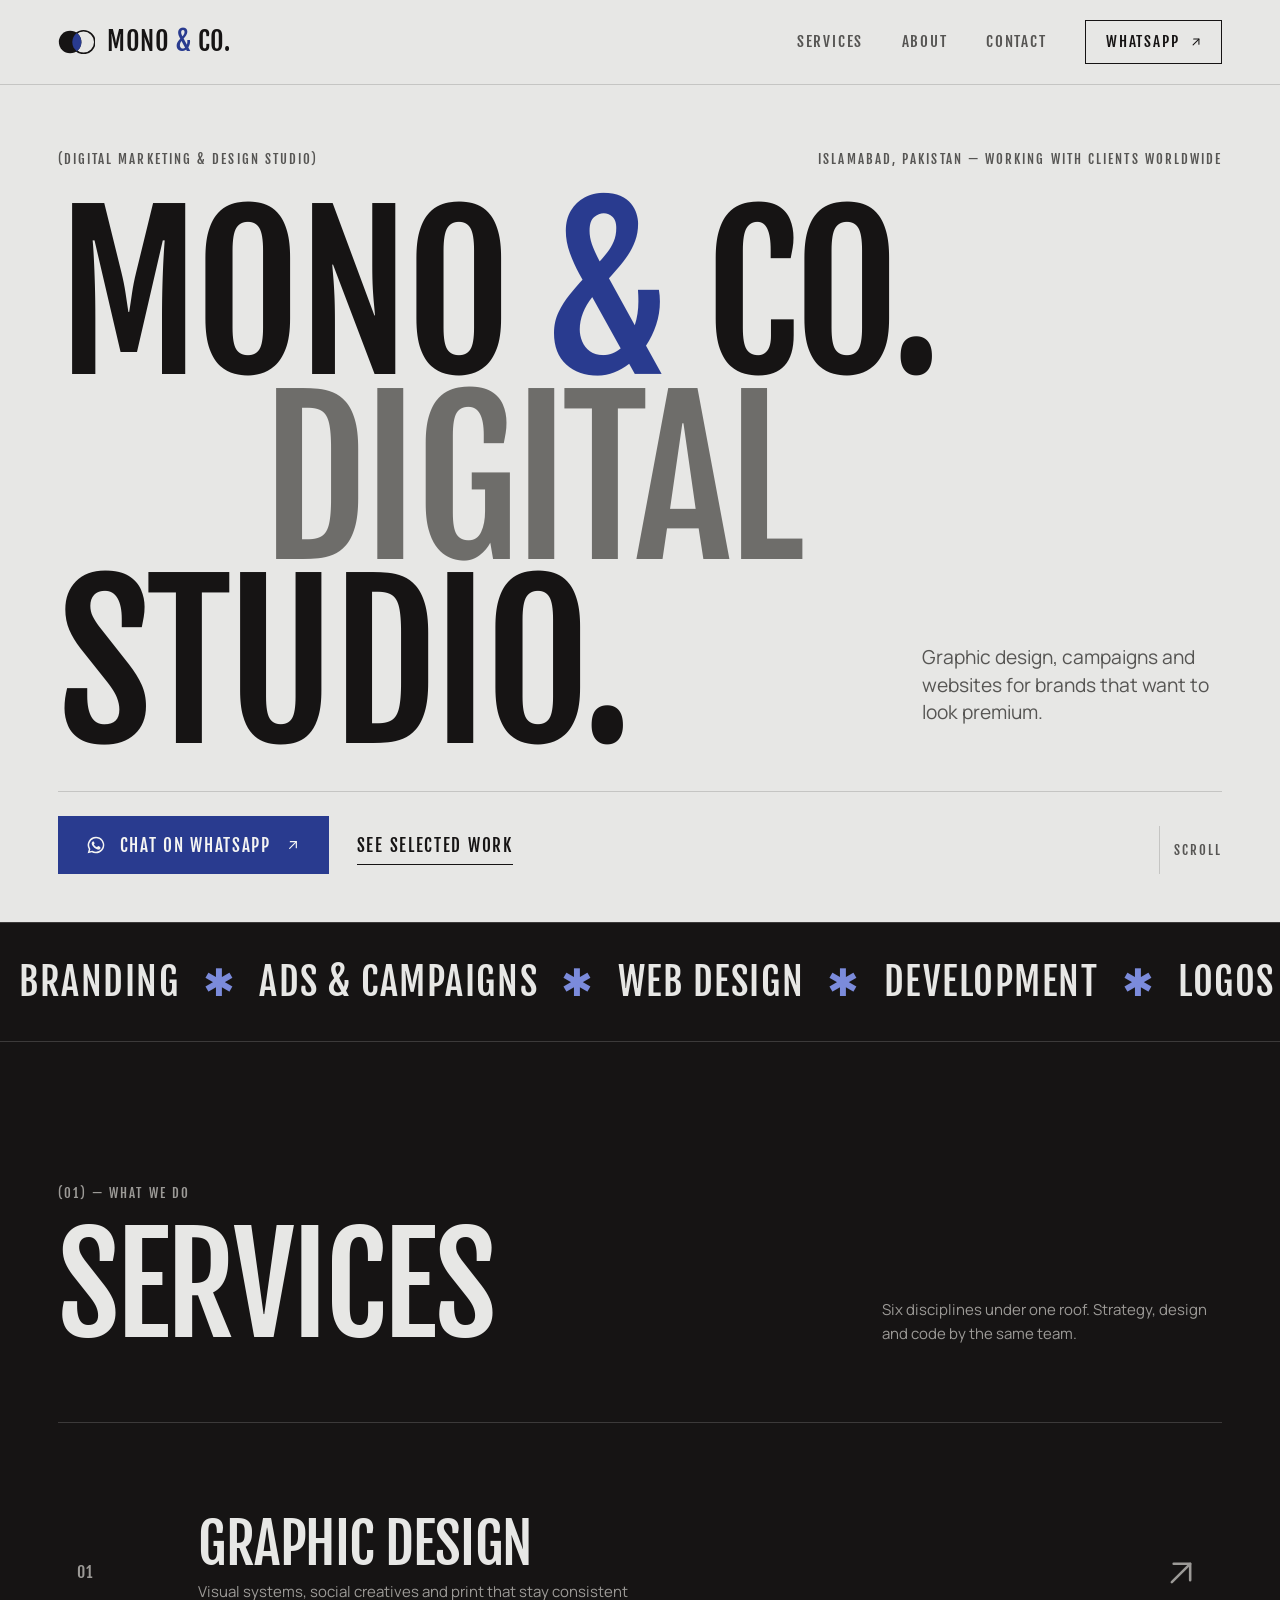
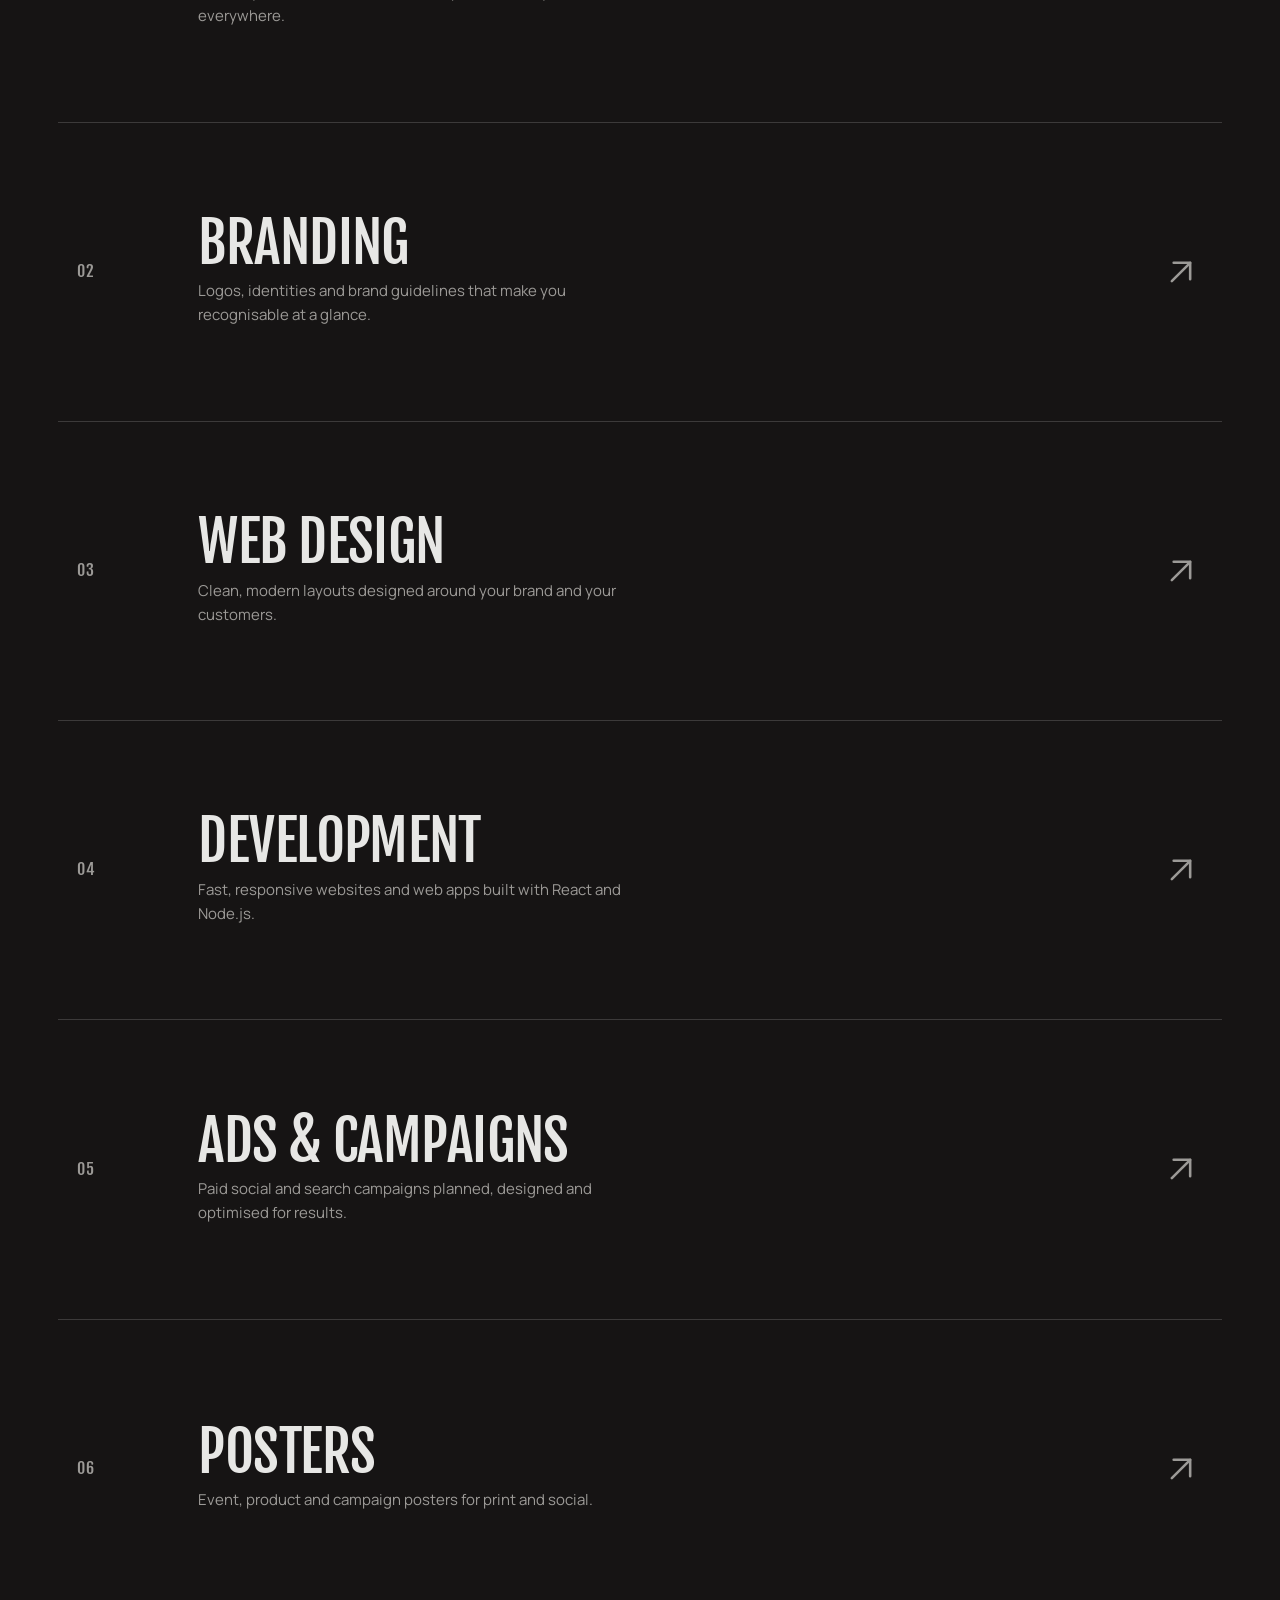
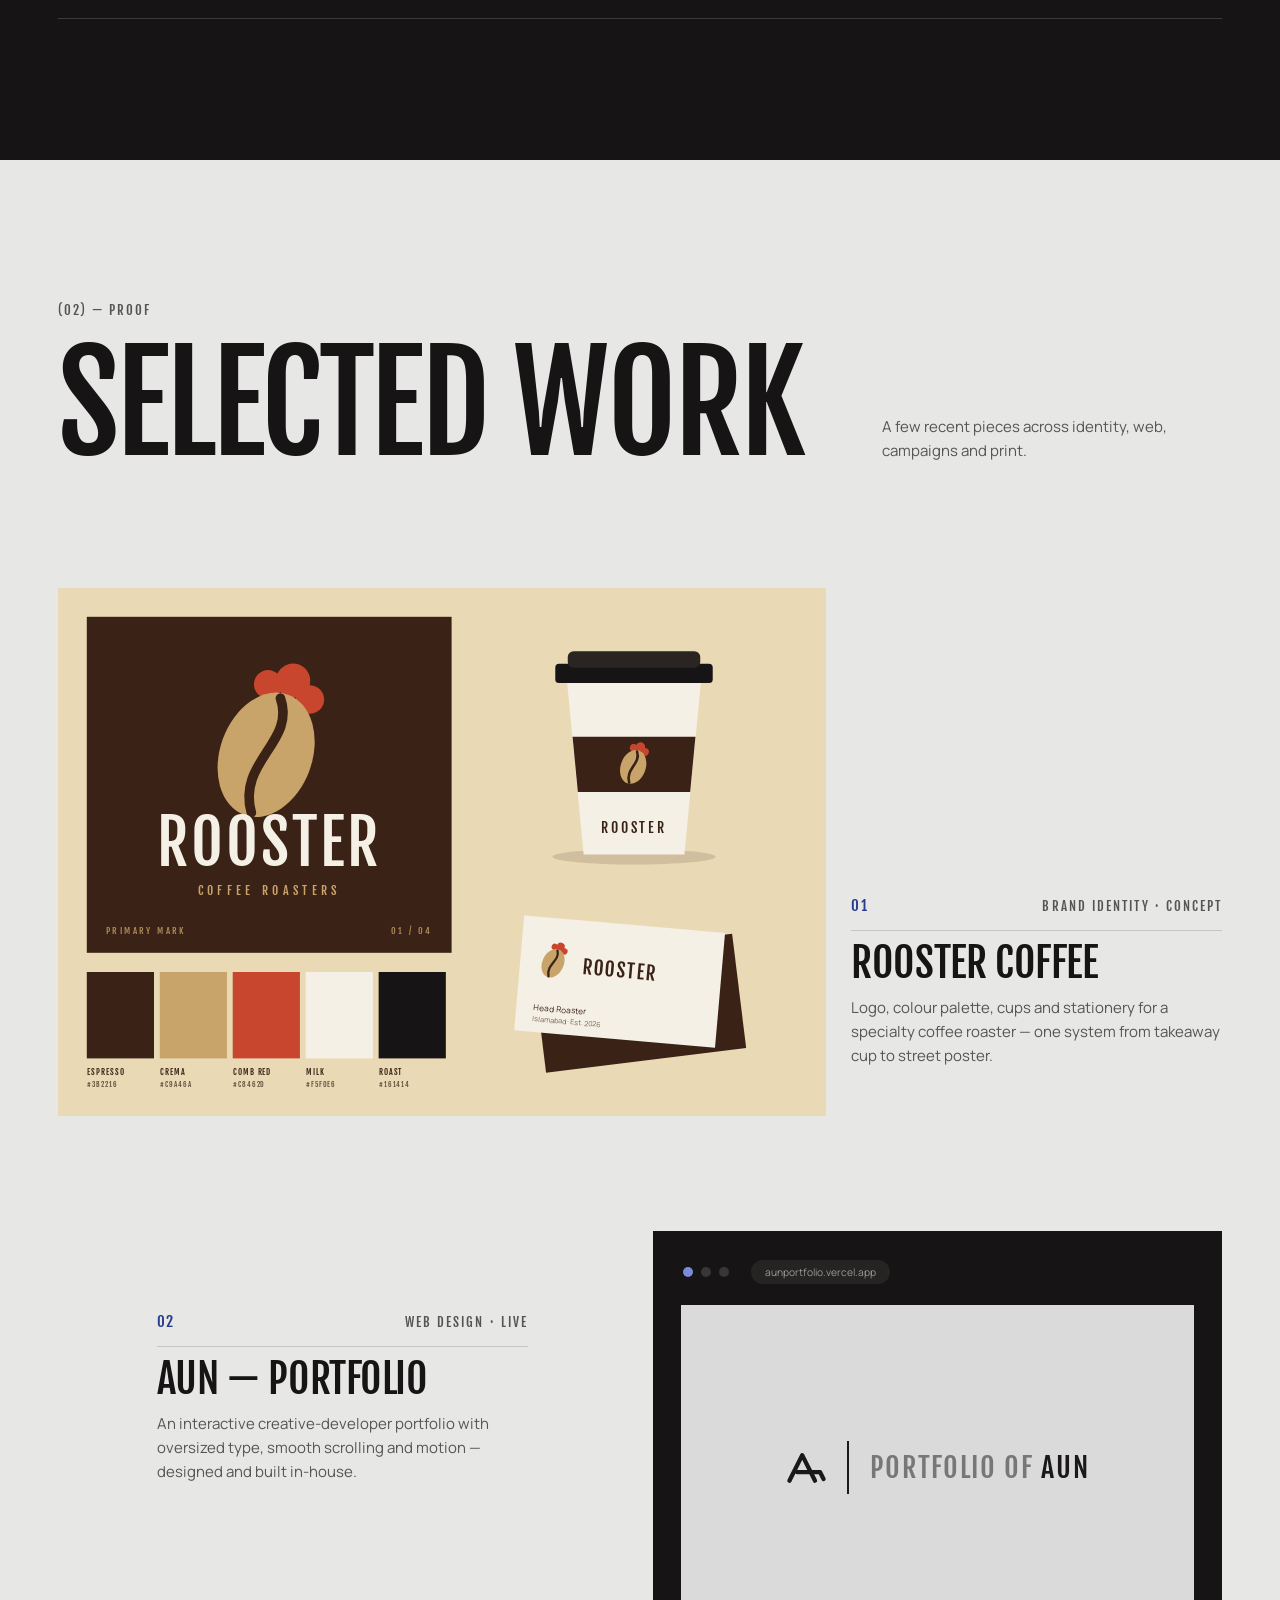
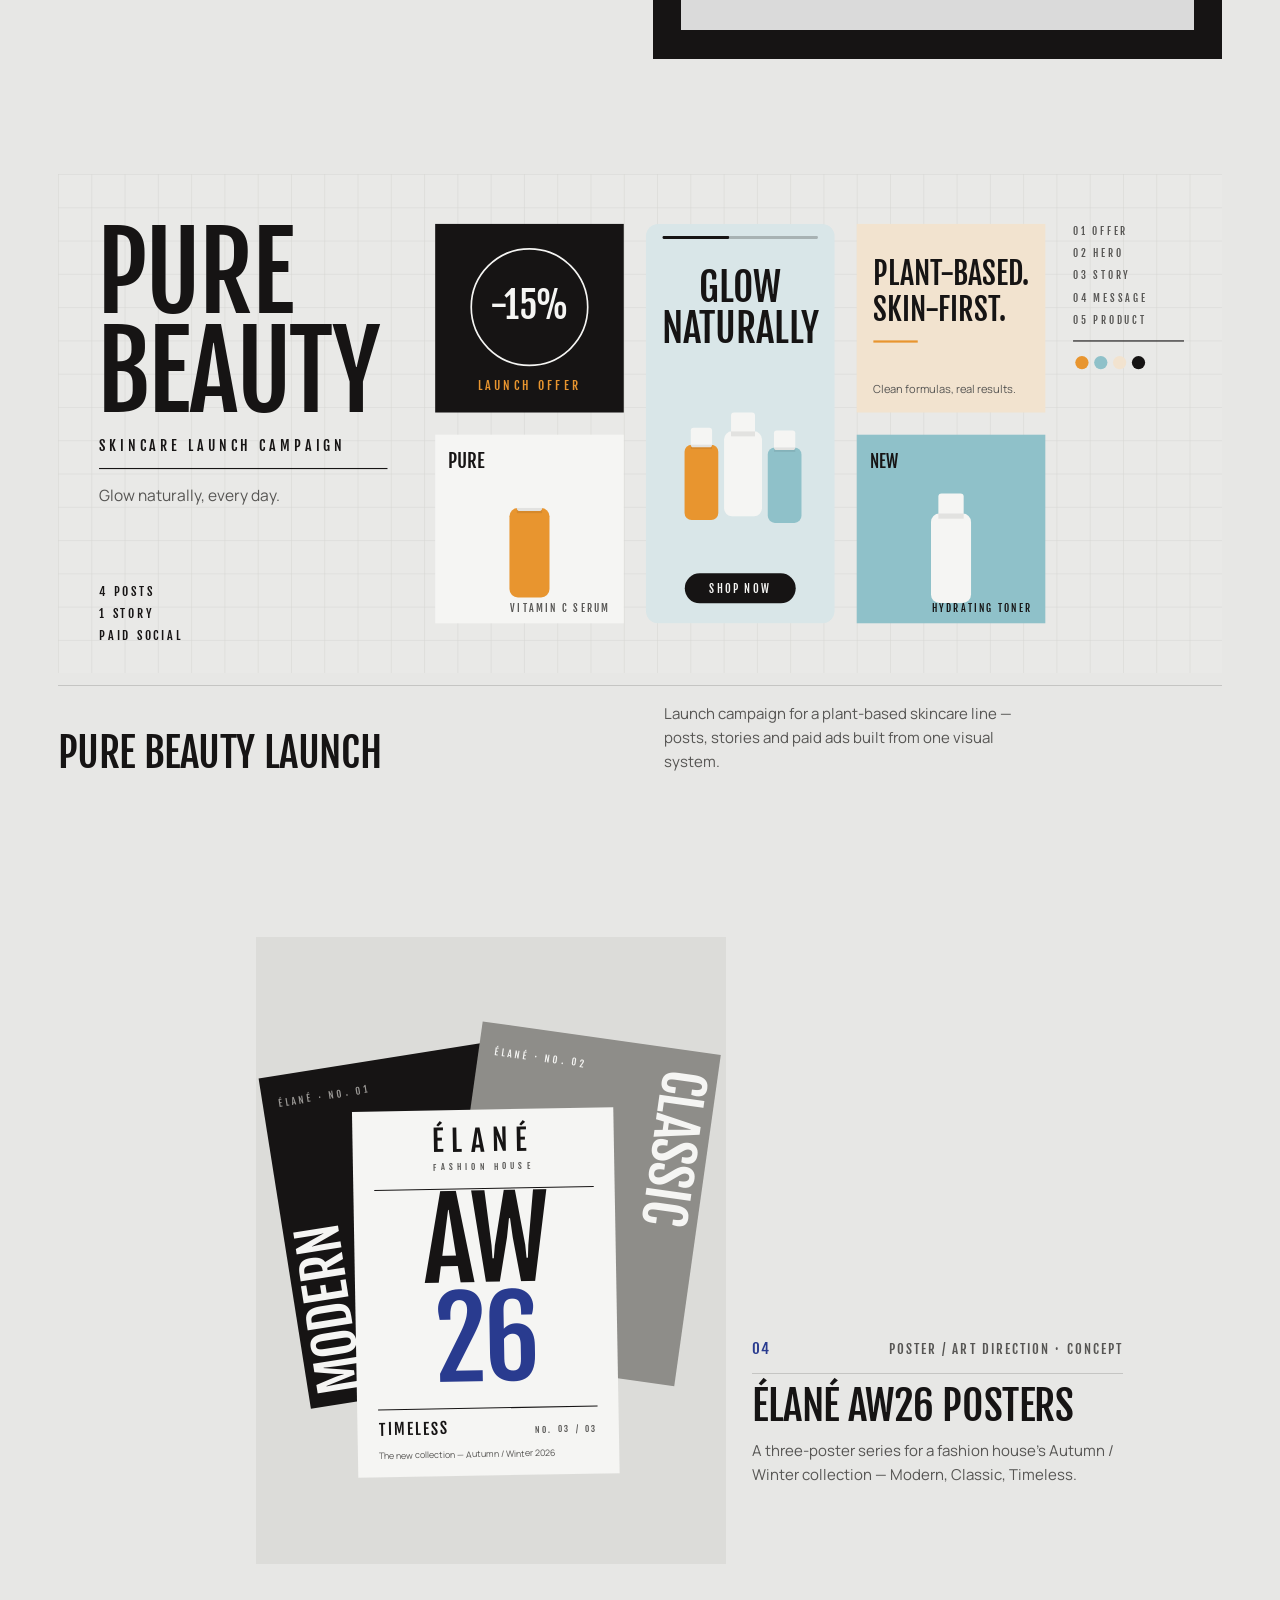
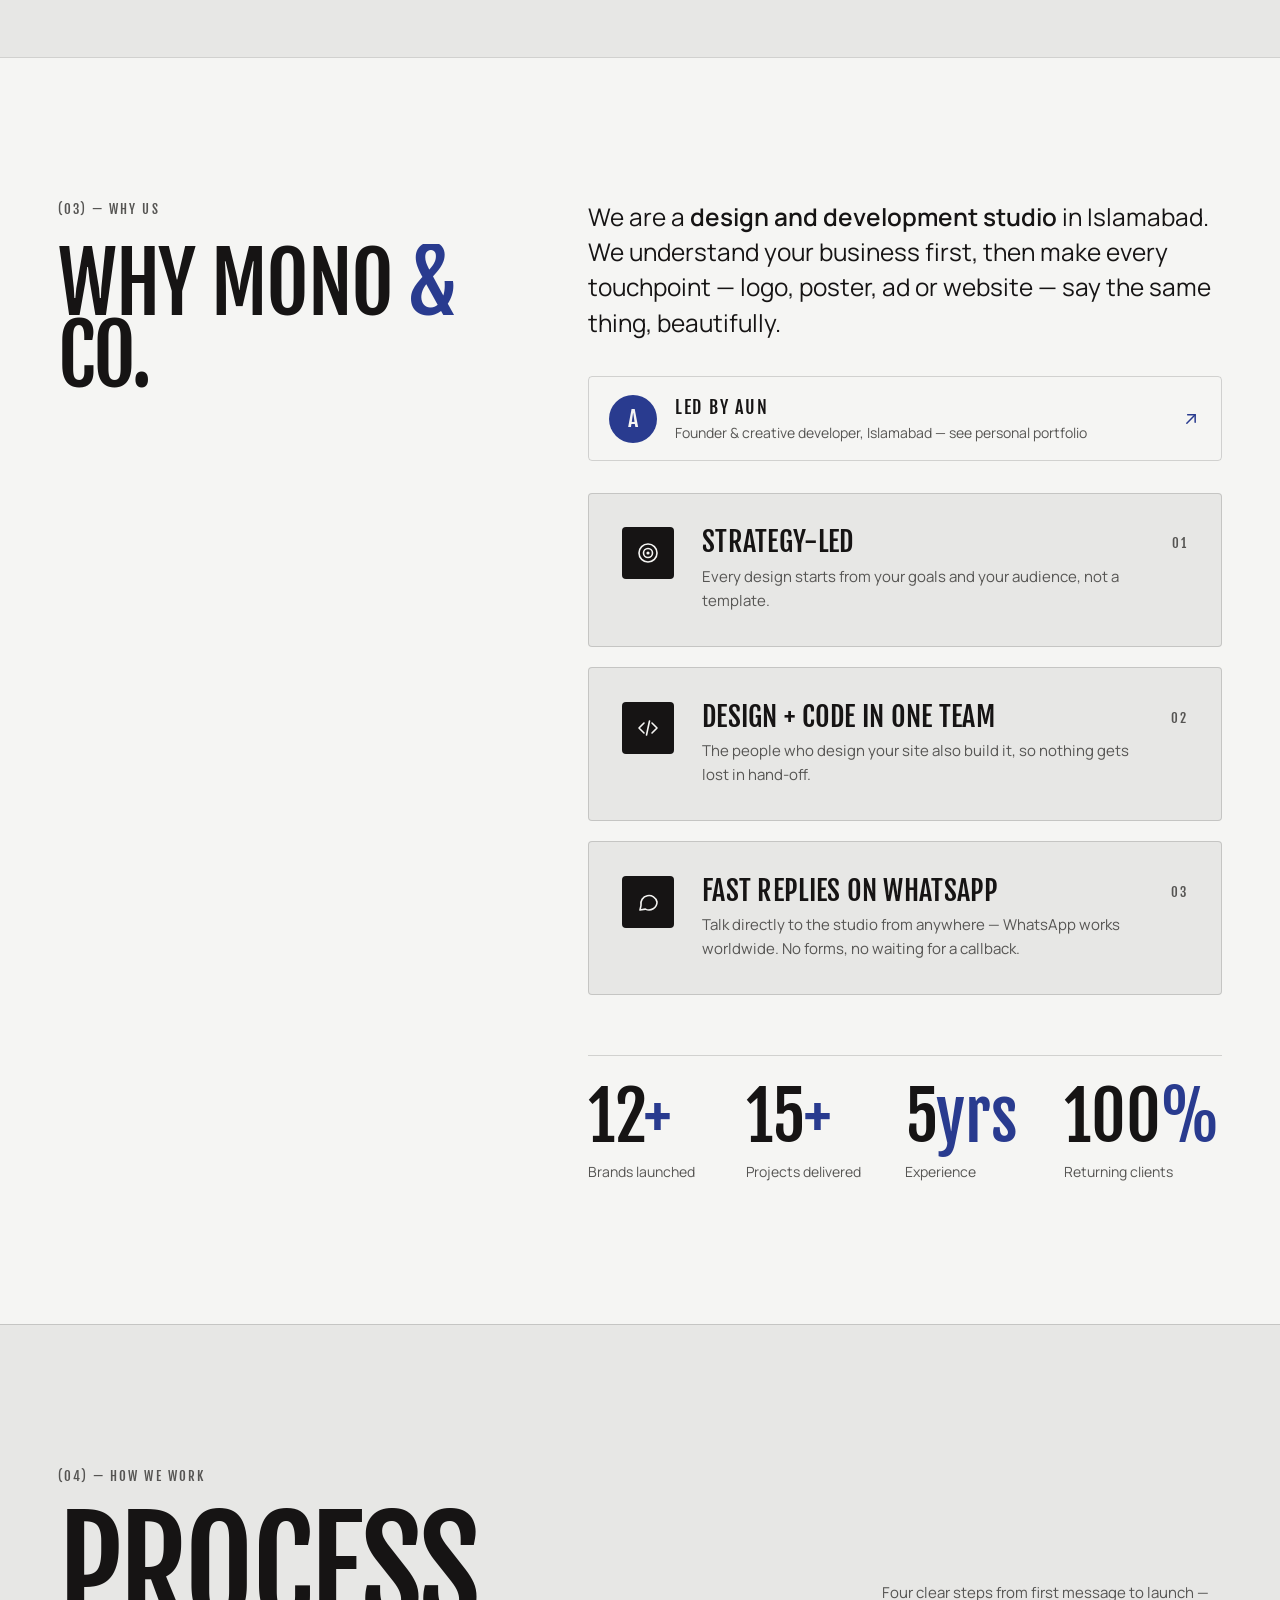
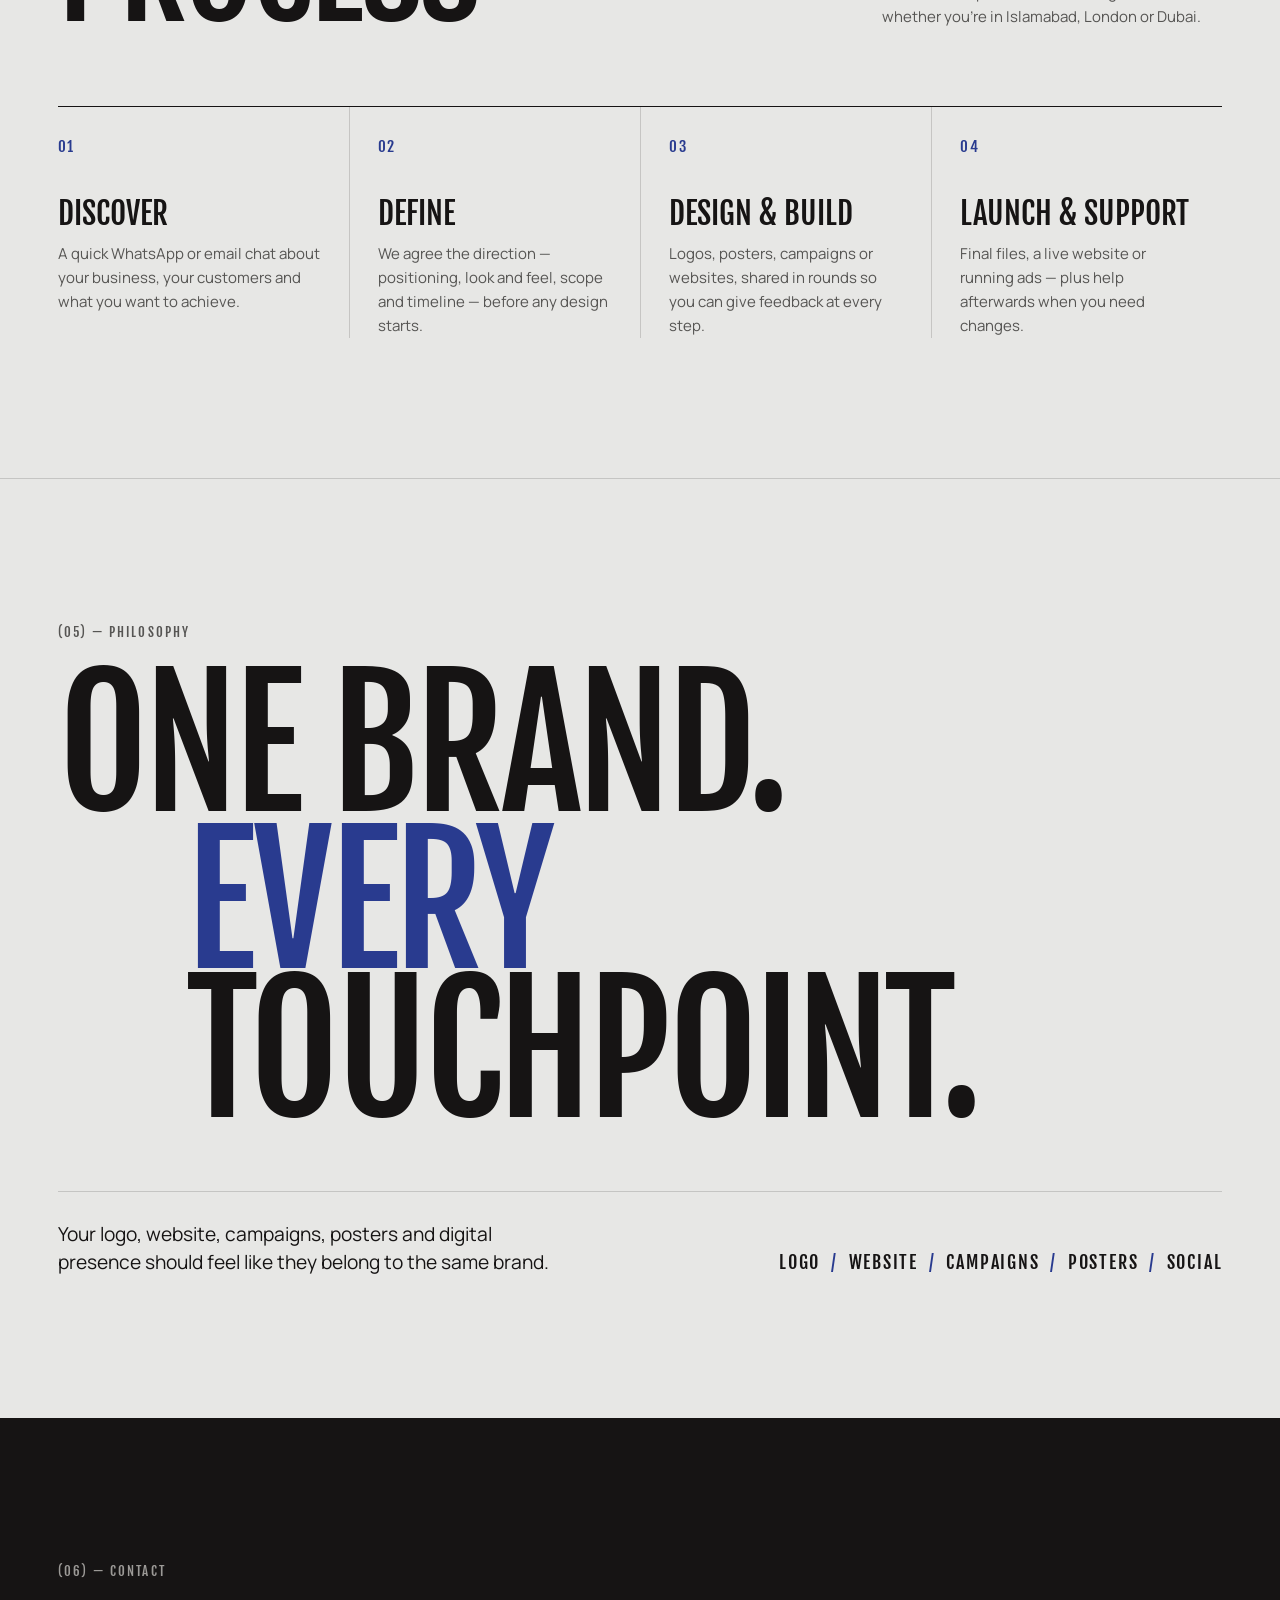
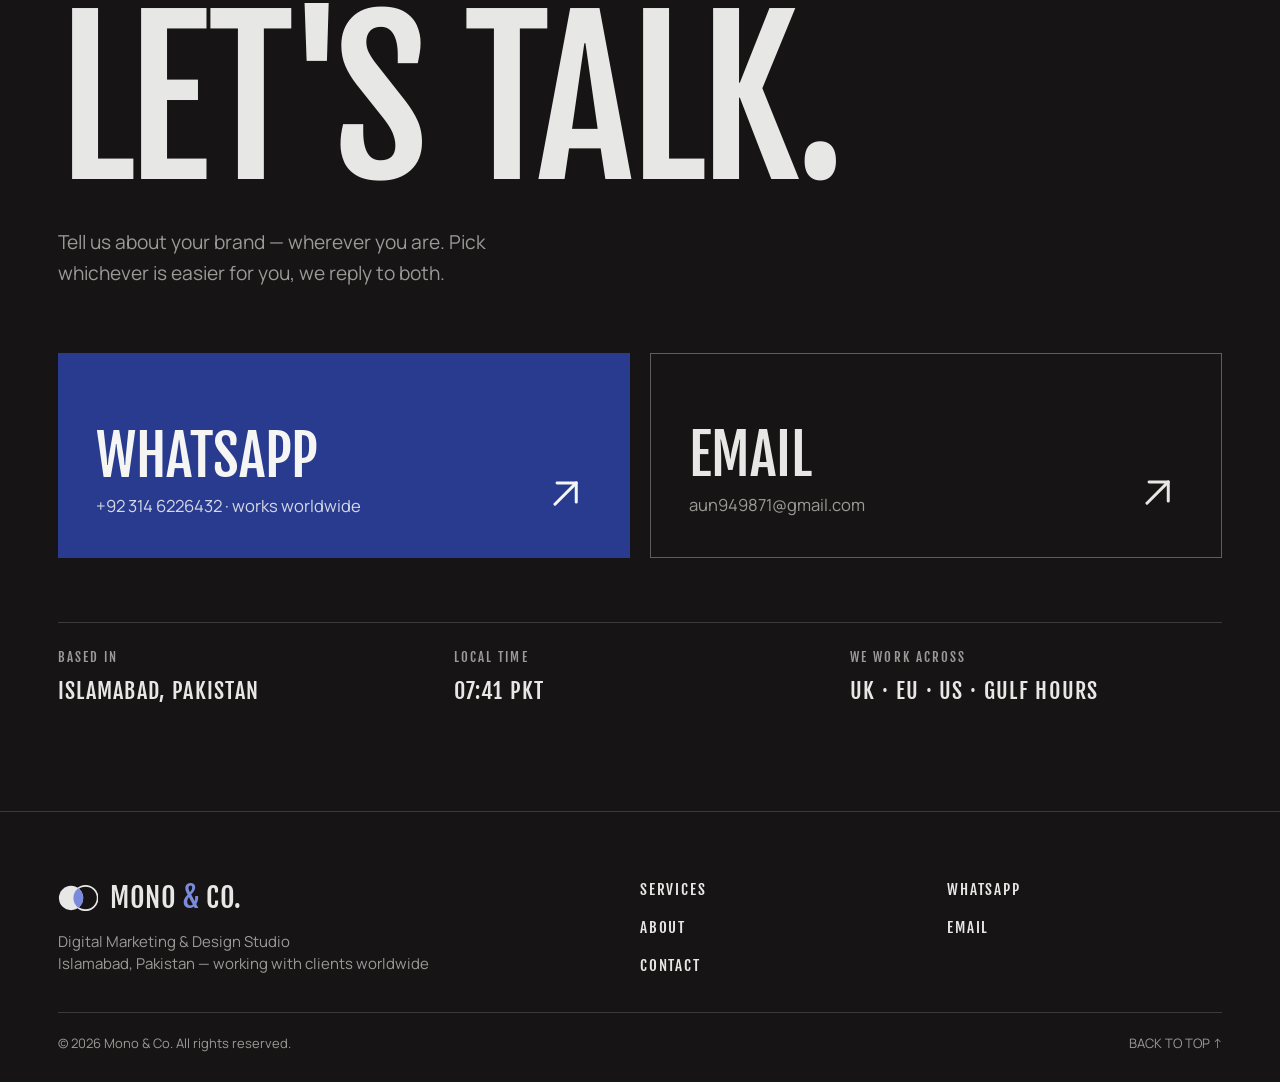
<file: index.html>
<!doctype html>
<html lang="en" class="no-js">
<head>
<meta charset="utf-8">
<meta name="viewport" content="width=device-width, initial-scale=1">
<title>Mono &amp; Co. — Digital Marketing &amp; Design Studio, Islamabad</title>
<meta name="description" content="Islamabad design studio working worldwide: branding, graphic design, web design, development, ads & campaigns and posters. Chat on WhatsApp.">
<link rel="canonical" href="https://mono-and-co.vercel.app/">
<meta property="og:type" content="website">
<meta property="og:site_name" content="Mono &amp; Co.">
<meta property="og:title" content="Mono &amp; Co. — Digital Marketing &amp; Design Studio, Islamabad">
<meta property="og:description" content="Islamabad design studio working worldwide: branding, graphic design, web design, development, ads &amp; campaigns and posters. Chat on WhatsApp.">
<meta property="og:url" content="https://mono-and-co.vercel.app/">
<meta property="og:image" content="https://mono-and-co.vercel.app/brand/social/og-image.png">
<meta property="og:image:width" content="1200">
<meta property="og:image:height" content="630">
<meta property="og:image:alt" content="Mono &amp; Co. logo — digital marketing &amp; design studio, Islamabad">
<meta name="twitter:card" content="summary_large_image">
<meta name="twitter:title" content="Mono &amp; Co. — Digital Marketing &amp; Design Studio, Islamabad">
<meta name="twitter:description" content="Islamabad design studio working worldwide: branding, graphic design, web design, development, ads &amp; campaigns and posters. Chat on WhatsApp.">
<meta name="twitter:image" content="https://mono-and-co.vercel.app/brand/social/og-image.png">
<script type="application/ld+json">
{
  "@context": "https://schema.org",
  "@type": "ProfessionalService",
  "@id": "https://mono-and-co.vercel.app/#studio",
  "name": "Mono & Co.",
  "description": "Islamabad design studio working worldwide: branding, graphic design, web design, development, ads & campaigns and posters. Chat on WhatsApp.",
  "url": "https://mono-and-co.vercel.app/",
  "logo": "https://mono-and-co.vercel.app/brand/social/profile-light.png",
  "image": "https://mono-and-co.vercel.app/brand/social/og-image.png",
  "email": "aun949871@gmail.com",
  "telephone": "+92 314 6226432",
  "address": {
    "@type": "PostalAddress",
    "addressLocality": "Islamabad",
    "addressCountry": "PK"
  },
  "areaServed": "Worldwide",
  "founder": {
    "@type": "Person",
    "name": "Aun",
    "jobTitle": "Founder & Creative Developer",
    "url": "https://aunportfolio.vercel.app/"
  },
  "sameAs": [
    "https://aunportfolio.vercel.app/"
  ],
  "contactPoint": {
    "@type": "ContactPoint",
    "contactType": "sales",
    "telephone": "+92 314 6226432",
    "email": "aun949871@gmail.com",
    "availableLanguage": [
      "English",
      "Urdu"
    ]
  },
  "hasOfferCatalog": {
    "@type": "OfferCatalog",
    "name": "Services",
    "itemListElement": [
      {
        "@type": "Offer",
        "itemOffered": {
          "@type": "Service",
          "name": "Graphic Design"
        }
      },
      {
        "@type": "Offer",
        "itemOffered": {
          "@type": "Service",
          "name": "Branding"
        }
      },
      {
        "@type": "Offer",
        "itemOffered": {
          "@type": "Service",
          "name": "Web Design"
        }
      },
      {
        "@type": "Offer",
        "itemOffered": {
          "@type": "Service",
          "name": "Web Development"
        }
      },
      {
        "@type": "Offer",
        "itemOffered": {
          "@type": "Service",
          "name": "Ads & Campaigns"
        }
      },
      {
        "@type": "Offer",
        "itemOffered": {
          "@type": "Service",
          "name": "Poster Design"
        }
      }
    ]
  }
}
</script>
<meta name="theme-color" content="#E7E7E5">
<link rel="icon" href="brand/favicon.svg" type="image/svg+xml">
<link rel="preconnect" href="https://fonts.googleapis.com">
<link rel="preconnect" href="https://fonts.gstatic.com" crossorigin>
<link href="https://fonts.googleapis.com/css2?family=Fjalla+One&family=Manrope:wght@400;500;600&display=swap" rel="stylesheet">
<link rel="stylesheet" href="css/style.css?v=19">
<script>
  document.documentElement.classList.replace('no-js', 'js');
  // Logo intro plays unless the visitor prefers reduced motion.
  // It plays once per browser session, so returning to the page shows content straight away.
  try {
    if (!matchMedia('(prefers-reduced-motion: reduce)').matches && !sessionStorage.getItem('mono-intro')) {
      document.documentElement.classList.add('intro-on');
      sessionStorage.setItem('mono-intro', '1');
    }
  } catch (e) { /* storage blocked: skip the intro */ }
</script>
</head>
<body>
<div class="intro" aria-hidden="true">
  <div class="intro-top"><span>(DIGITAL MARKETING &amp; DESIGN STUDIO)</span><span>ISLAMABAD — WORKING WORLDWIDE</span></div>
  <div class="intro-center"><svg class="intro-mark" aria-hidden="true" focusable="false"><use href="#mono-symbol"/></svg>
  <div class="intro-logo"><span class="word"><span>MONO</span></span><span class="word"><span>&amp;</span></span><span class="word"><span>CO.</span></span></div></div>
  <div>
    <div class="intro-progress"></div>
    <div class="intro-bottom"><span>LOADING STUDIO</span><span class="intro-count"></span></div>
  </div>
</div>
<svg width="0" height="0" style="position:absolute" aria-hidden="true" focusable="false"><symbol id="mono-symbol" viewBox="0 15 140 90"><circle cx="45" cy="60" r="42" fill="currentColor"/><circle cx="95" cy="60" r="42" fill="none" stroke="currentColor" stroke-width="6"/><path d="M70 26.25 A42 42 0 0 1 70 93.75 A42 42 0 0 1 70 26.25 Z" fill="var(--logo-accent, #293B8F)"/></symbol></svg>
<a class="skip" href="#main">Skip to content</a>
<div class="top-sentinel" aria-hidden="true"></div>

<!-- Header -->
<header class="site-header">
  <div class="wrap nav">
    <a href="#top" class="logo" aria-label="Mono &amp; Co. — back to top"><svg class="logo-mark" aria-hidden="true" focusable="false"><use href="#mono-symbol"/></svg><span>MONO <span class="amp">&amp;</span> CO.</span></a>
    <button class="menu-toggle" type="button" aria-expanded="false" aria-controls="nav-links">MENU</button>
    <nav aria-label="Main">
      <ul class="nav-links" id="nav-links">
        <li><a class="nav-link" href="#services">SERVICES</a></li>
        <li><a class="nav-link" href="#about">ABOUT</a></li>
        <li><a class="nav-link" href="#contact">CONTACT</a></li>
        <li>
          <a class="btn-wa" href="https://wa.me/923146226432?text=Hi%20Mono%20%26%20Co.%2C%20I'd%20like%20to%20discuss%20a%20project" target="_blank" rel="noopener">
            WHATSAPP
            <svg class="arrow" viewBox="0 0 24 24" fill="none" stroke="currentColor" stroke-width="1.8" stroke-linecap="round" stroke-linejoin="round" aria-hidden="true"><path d="M7 17L17 7"/><path d="M8 7h9v9"/></svg>
          </a>
        </li>
      </ul>
    </nav>
  </div>
</header>

<main id="main">

  <!-- Hero -->
  <section id="top" class="hero" aria-labelledby="hero-title">
    <div class="wrap">
      <div class="hero-meta label">
        <span>(DIGITAL MARKETING &amp; DESIGN STUDIO)</span>
        <span>ISLAMABAD, PAKISTAN — WORKING WITH CLIENTS WORLDWIDE</span>
      </div>

      <div class="hero-body">
        <h1 class="hero-title" id="hero-title">
          <span class="line"><span>MONO <span class="amp">&amp;</span> CO.</span></span>
          <span class="line line-2"><span>DIGITAL</span></span>
          <span class="line"><span>STUDIO.</span></span>
        </h1>
        <p class="hero-tag">Graphic design, campaigns and websites for brands that want to look premium.</p>
      </div>

      <div class="hero-foot">
        <div class="hero-actions">
          <a class="btn-primary" href="https://wa.me/923146226432?text=Hi%20Mono%20%26%20Co.%2C%20I'd%20like%20to%20discuss%20a%20project" target="_blank" rel="noopener">
            <svg class="wa-icon" viewBox="0 0 24 24" aria-hidden="true"><path d="M12 2a10 10 0 0 0-8.6 15.1L2 22l5-1.3A10 10 0 1 0 12 2Zm0 18.2a8.2 8.2 0 0 1-4.2-1.2l-.3-.2-3 .8.8-2.9-.2-.3A8.2 8.2 0 1 1 12 20.2Zm4.5-6.1c-.2-.1-1.5-.7-1.7-.8-.2-.1-.4-.1-.6.1l-.8 1c-.1.2-.3.2-.5.1a6.7 6.7 0 0 1-3.3-2.9c-.3-.4.2-.4.7-1.3.1-.2 0-.3 0-.4l-.8-1.8c-.2-.5-.4-.4-.6-.4h-.5a1 1 0 0 0-.7.3 3 3 0 0 0-.9 2.2 5.2 5.2 0 0 0 1.1 2.7 11.8 11.8 0 0 0 4.5 4c1.7.7 2.3.8 3.2.6.5-.1 1.5-.6 1.7-1.2.2-.6.2-1.1.2-1.2-.1-.1-.3-.2-.5-.3Z"/></svg>
            CHAT ON WHATSAPP
            <svg class="arrow" viewBox="0 0 24 24" fill="none" stroke="currentColor" stroke-width="1.8" stroke-linecap="round" stroke-linejoin="round" aria-hidden="true"><path d="M7 17L17 7"/><path d="M8 7h9v9"/></svg>
          </a>
          <a class="btn-line" href="#work">SEE SELECTED WORK</a>
        </div>
        <a class="scroll-cue label" href="#services"><span class="track" aria-hidden="true"></span>SCROLL</a>
      </div>
    </div>
  </section>

  <!-- Marquee -->
  <div class="marquee dark" aria-hidden="true">
    <div class="marquee-track">
      <div class="marquee-group">
        <span>BRANDING</span><span class="star">✱</span><span>ADS &amp; CAMPAIGNS</span><span class="star">✱</span><span>WEB DESIGN</span><span class="star">✱</span><span>DEVELOPMENT</span><span class="star">✱</span><span>LOGOS</span><span class="star">✱</span><span>POSTERS</span><span class="star">✱</span>
      </div>
      <div class="marquee-group">
        <span>BRANDING</span><span class="star">✱</span><span>ADS &amp; CAMPAIGNS</span><span class="star">✱</span><span>WEB DESIGN</span><span class="star">✱</span><span>DEVELOPMENT</span><span class="star">✱</span><span>LOGOS</span><span class="star">✱</span><span>POSTERS</span><span class="star">✱</span>
      </div>
    </div>
  </div>

  <!-- Services -->
  <section id="services" class="dark" aria-labelledby="services-title">
    <div class="wrap services">
      <div class="section-head">
        <span class="label">(01) — WHAT WE DO</span>
        <h2 class="section-title reveal-mask" id="services-title"><span>SERVICES</span></h2>
        <p class="reveal">Six disciplines under one roof. Strategy, design and code by the same team.</p>
      </div>

      <ul class="svc-list">
        <li class="svc reveal">
          <a class="svc-link" href="#contact" data-media>
            <span class="svc-num">01</span>
            <span class="svc-main"><h3>GRAPHIC DESIGN</h3><p>Visual systems, social creatives and print that stay consistent everywhere.</p></span>
            <span class="svc-thumb"><span class="art art-s1"></span><img src="images/services/graphic-design.jpg" alt="Graphic design work: Aurora Ventures logo on a designer's screen" decoding="async"></span>
            <svg class="arrow" viewBox="0 0 24 24" fill="none" stroke="currentColor" stroke-width="1.4" stroke-linecap="round" stroke-linejoin="round" aria-hidden="true"><path d="M7 17L17 7"/><path d="M8 7h9v9"/></svg>
          </a>
        </li>
        <li class="svc reveal">
          <a class="svc-link" href="#contact" data-media>
            <span class="svc-num">02</span>
            <span class="svc-main"><h3>BRANDING</h3><p>Logos, identities and brand guidelines that make you recognisable at a glance.</p></span>
            <span class="svc-thumb"><span class="art art-s2">M&amp;</span><img src="images/services/branding.webp" alt="Branding work: Élané fashion house campaign layout" decoding="async" style="object-position: top"></span>
            <svg class="arrow" viewBox="0 0 24 24" fill="none" stroke="currentColor" stroke-width="1.4" stroke-linecap="round" stroke-linejoin="round" aria-hidden="true"><path d="M7 17L17 7"/><path d="M8 7h9v9"/></svg>
          </a>
        </li>
        <li class="svc reveal">
          <a class="svc-link" href="#contact" data-media>
            <span class="svc-num">03</span>
            <span class="svc-main"><h3>WEB DESIGN</h3><p>Clean, modern layouts designed around your brand and your customers.</p></span>
            <span class="svc-thumb"><span class="art art-s3"></span><img src="images/services/web-design.webp" alt="Web design work: portfolio website layout" decoding="async"></span>
            <svg class="arrow" viewBox="0 0 24 24" fill="none" stroke="currentColor" stroke-width="1.4" stroke-linecap="round" stroke-linejoin="round" aria-hidden="true"><path d="M7 17L17 7"/><path d="M8 7h9v9"/></svg>
          </a>
        </li>
        <li class="svc reveal">
          <a class="svc-link" href="#contact" data-media>
            <span class="svc-num">04</span>
            <span class="svc-main"><h3>DEVELOPMENT</h3><p>Fast, responsive websites and web apps built with React and Node.js.</p></span>
            <span class="svc-thumb"><span class="art art-s4">&lt;/&gt;</span><img src="images/services/development.webp" alt="Development work: application code on screen" decoding="async"></span>
            <svg class="arrow" viewBox="0 0 24 24" fill="none" stroke="currentColor" stroke-width="1.4" stroke-linecap="round" stroke-linejoin="round" aria-hidden="true"><path d="M7 17L17 7"/><path d="M8 7h9v9"/></svg>
          </a>
        </li>
        <li class="svc reveal">
          <a class="svc-link" href="#contact" data-media>
            <span class="svc-num">05</span>
            <span class="svc-main"><h3>ADS &amp; CAMPAIGNS</h3><p>Paid social and search campaigns planned, designed and optimised for results.</p></span>
            <span class="svc-thumb"><span class="art art-s5"><i></i><i></i><i></i><i></i></span><img src="images/services/ads-campaigns.webp" alt="Ad campaign work: Pure Beauty skincare promotion" decoding="async" style="object-position: 50% 40%"></span>
            <svg class="arrow" viewBox="0 0 24 24" fill="none" stroke="currentColor" stroke-width="1.4" stroke-linecap="round" stroke-linejoin="round" aria-hidden="true"><path d="M7 17L17 7"/><path d="M8 7h9v9"/></svg>
          </a>
        </li>
        <li class="svc reveal">
          <a class="svc-link" href="#contact" data-media>
            <span class="svc-num">06</span>
            <span class="svc-main"><h3>POSTERS</h3><p>Event, product and campaign posters for print and social.</p></span>
            <span class="svc-thumb"><span class="art art-s6"></span><img src="images/services/posters.webp" alt="Poster design work: Rooster coffee poster" decoding="async" style="object-position: 50% 42%"></span>
            <svg class="arrow" viewBox="0 0 24 24" fill="none" stroke="currentColor" stroke-width="1.4" stroke-linecap="round" stroke-linejoin="round" aria-hidden="true"><path d="M7 17L17 7"/><path d="M8 7h9v9"/></svg>
          </a>
        </li>
      </ul>
    </div>
  </section>

  <!-- Selected work -->
  <section id="work" class="work" aria-labelledby="work-title">
    <div class="wrap">
      <div class="section-head">
        <span class="label">(02) — PROOF</span>
        <h2 class="section-title reveal-mask" id="work-title"><span>SELECTED WORK</span></h2>
        <p class="reveal">A few recent pieces across identity, web, campaigns and print.</p>
      </div>

      <div class="projects">
        <article class="project p1">
          <a class="project-link" href="images/services/posters.webp" target="_blank" rel="noopener">
            <div class="project-media reveal" data-cursor="view">
              <div class="art art-rooster">
                <svg viewBox="0 0 1600 1100" preserveAspectRatio="xMidYMid slice" role="img" aria-label="Rooster Coffee identity board: logo on espresso brown, takeaway cup, business cards and colour palette">
                  <defs>
                    <g id="rooster-mark">
                      <g transform="rotate(20)">
                        <circle cx="-30" cy="-78" r="19" fill="#C8462D"/>
                        <circle cx="0" cy="-94" r="23" fill="#C8462D"/>
                        <circle cx="30" cy="-78" r="19" fill="#C8462D"/>
                        <ellipse cx="0" cy="12" rx="62" ry="86" fill="#C9A46A"/>
                        <path d="M -8 -66 C 32 -18, -34 34, 8 92" stroke="#3B2216" stroke-width="13" fill="none" stroke-linecap="round"/>
                      </g>
                    </g>
                  </defs>

                  <rect width="1600" height="1100" fill="#EAD9B5"/>

                  <!-- logo panel -->
                  <rect x="60" y="60" width="760" height="700" fill="#3B2216"/>
                  <use href="#rooster-mark" transform="translate(440 330) scale(1.55)"/>
                  <text x="440" y="580" text-anchor="middle" font-family="Fjalla One, sans-serif" font-size="128" letter-spacing="6" fill="#F5F0E6">ROOSTER</text>
                  <text x="440" y="640" text-anchor="middle" font-family="Fjalla One, sans-serif" font-size="24" letter-spacing="9" fill="#C9A46A">COFFEE ROASTERS</text>
                  <text x="100" y="720" font-family="Fjalla One, sans-serif" font-size="18" letter-spacing="5" fill="#C9A46A" opacity="0.8">PRIMARY MARK</text>
                  <text x="780" y="720" text-anchor="end" font-family="Fjalla One, sans-serif" font-size="18" letter-spacing="5" fill="#C9A46A" opacity="0.8">01 / 04</text>

                  <!-- takeaway cup -->
                  <ellipse cx="1200" cy="560" rx="170" ry="16" fill="#3B2216" opacity="0.14"/>
                  <polygon points="1060,190 1340,190 1305,555 1095,555" fill="#F5F0E6"/>
                  <polygon points="1072,310 1328,310 1317,425 1083,425" fill="#3B2216"/>
                  <use href="#rooster-mark" transform="translate(1200 368) scale(0.42)"/>
                  <rect x="1036" y="158" width="328" height="40" rx="8" fill="#161414"/>
                  <rect x="1062" y="132" width="276" height="34" rx="12" fill="#2A2523"/>
                  <text x="1200" y="510" text-anchor="middle" font-family="Fjalla One, sans-serif" font-size="30" letter-spacing="6" fill="#3B2216">ROOSTER</text>

                  <!-- business cards -->
                  <g transform="rotate(-7 1210 860)">
                    <rect x="1000" y="745" width="420" height="240" fill="#3B2216"/>
                    <text x="1210" y="880" text-anchor="middle" font-family="Fjalla One, sans-serif" font-size="56" letter-spacing="4" fill="#C9A46A">ROOSTER</text>
                  </g>
                  <g transform="rotate(5 1170 820)">
                    <rect x="960" y="700" width="420" height="240" fill="#F5F0E6"/>
                    <use href="#rooster-mark" transform="translate(1030 790) scale(0.36)"/>
                    <text x="1090" y="812" font-family="Fjalla One, sans-serif" font-size="40" letter-spacing="3" fill="#3B2216">ROOSTER</text>
                    <text x="995" y="895" font-family="Manrope, sans-serif" font-size="17" fill="#3B2216">Head Roaster</text>
                    <text x="995" y="918" font-family="Manrope, sans-serif" font-size="15" fill="#7A6450">Islamabad · Est. 2026</text>
                  </g>

                  <!-- palette -->
                  <rect x="60" y="800" width="140" height="180" fill="#3B2216"/>
                  <rect x="212" y="800" width="140" height="180" fill="#C9A46A"/>
                  <rect x="364" y="800" width="140" height="180" fill="#C8462D"/>
                  <rect x="516" y="800" width="140" height="180" fill="#F5F0E6"/>
                  <rect x="668" y="800" width="140" height="180" fill="#161414"/>
                  <g font-family="Fjalla One, sans-serif" font-size="17" letter-spacing="2" fill="#3B2216">
                    <text x="60" y="1015">ESPRESSO</text><text x="60" y="1040" font-size="15" opacity="0.75">#3B2216</text>
                    <text x="212" y="1015">CREMA</text><text x="212" y="1040" font-size="15" opacity="0.75">#C9A46A</text>
                    <text x="364" y="1015">COMB RED</text><text x="364" y="1040" font-size="15" opacity="0.75">#C8462D</text>
                    <text x="516" y="1015">MILK</text><text x="516" y="1040" font-size="15" opacity="0.75">#F5F0E6</text>
                    <text x="668" y="1015">ROAST</text><text x="668" y="1040" font-size="15" opacity="0.75">#161414</text>
                  </g>
                </svg>
              </div>
            </div>
            <div class="project-info reveal">
              <div class="project-top"><span class="project-num">01</span><span class="label">BRAND IDENTITY · CONCEPT</span></div>
              <h3>ROOSTER COFFEE <svg class="arrow" viewBox="0 0 24 24" fill="none" stroke="currentColor" stroke-width="1.8" stroke-linecap="round" stroke-linejoin="round" aria-hidden="true"><path d="M7 17L17 7"/><path d="M8 7h9v9"/></svg></h3>
              <p>Logo, colour palette, cups and stationery for a specialty coffee roaster — one system from takeaway cup to street poster.</p>
            </div>
          </a>
        </article>

        <article class="project p2">
          <a class="project-link" href="https://aunportfolio.vercel.app/" target="_blank" rel="noopener">
            <div class="project-media reveal" data-cursor="view">
              <div class="art art-web" aria-hidden="true"><span class="bar"><i></i><i></i><i></i><span class="url">aunportfolio.vercel.app</span></span><span class="screen"><span class="loader-lockup"><svg class="a-mark" viewBox="0 0 48 40" fill="none" stroke="currentColor" stroke-width="5" stroke-linecap="round" stroke-linejoin="round"><path d="M4 36 L19 6 L34 36"/><path d="M13 26 H40 L44 34"/></svg><span class="divider"></span><span class="lockup-text">PORTFOLIO OF <b>AUN</b></span></span></span></div>
            </div>
            <div class="project-info reveal">
              <div class="project-top"><span class="project-num">02</span><span class="label">WEB DESIGN · LIVE</span></div>
              <h3>AUN — PORTFOLIO <svg class="arrow" viewBox="0 0 24 24" fill="none" stroke="currentColor" stroke-width="1.8" stroke-linecap="round" stroke-linejoin="round" aria-hidden="true"><path d="M7 17L17 7"/><path d="M8 7h9v9"/></svg></h3>
              <p>An interactive creative-developer portfolio with oversized type, smooth scrolling and motion — designed and built in-house.</p>
            </div>
          </a>
        </article>

        <article class="project p3">
          <a class="project-link" href="images/services/ads-campaigns.png" target="_blank" rel="noopener">
            <div class="project-media reveal" data-cursor="view">
              <div class="art art-board">
                <svg viewBox="0 0 2100 900" preserveAspectRatio="xMidYMid slice" role="img" aria-label="Pure Beauty launch campaign board: Instagram posts, a story and an offer post for a skincare line">
                  <defs>
                    <pattern id="pb-grid" width="60" height="60" patternUnits="userSpaceOnUse"><path d="M60 0H0V60" fill="none" stroke="#D6D6D3" stroke-width="2"/></pattern>
                    <g id="pb-bottle"><rect x="-38" y="-40" width="76" height="170" rx="16"/><rect x="-24" y="-78" width="48" height="44" rx="6" fill="#F5F5F3"/><rect x="-24" y="-40" width="48" height="10" fill="#000" opacity="0.08"/></g>
                  </defs>
                  <rect width="2100" height="900" fill="#E9E9E7"/>
                  <rect width="2100" height="900" fill="url(#pb-grid)"/>

                  <!-- campaign title -->
                  <text x="70" y="250" font-family="Fjalla One, sans-serif" font-size="190" fill="#161414" letter-spacing="-3">PURE</text>
                  <text x="70" y="430" font-family="Fjalla One, sans-serif" font-size="190" fill="#161414" letter-spacing="-3">BEAUTY</text>
                  <text x="74" y="500" font-family="Fjalla One, sans-serif" font-size="26" letter-spacing="7" fill="#161414">SKINCARE LAUNCH CAMPAIGN</text>
                  <rect x="74" y="530" width="520" height="2" fill="#161414"/>
                  <text x="74" y="590" font-family="Manrope, sans-serif" font-size="28" fill="#565553">Glow naturally, every day.</text>
                  <g font-family="Fjalla One, sans-serif" font-size="22" letter-spacing="5" fill="#161414">
                    <text x="74" y="760">4 POSTS</text><text x="74" y="800">1 STORY</text><text x="74" y="840">PAID SOCIAL</text>
                  </g>

                  <!-- post 1: offer -->
                  <rect x="680" y="90" width="340" height="340" fill="#161414"/>
                  <circle cx="850" cy="240" r="105" fill="none" stroke="#F5F5F3" stroke-width="3"/>
                  <text x="850" y="262" text-anchor="middle" font-family="Fjalla One, sans-serif" font-size="66" fill="#F5F5F3">-15%</text>
                  <text x="850" y="390" text-anchor="middle" font-family="Fjalla One, sans-serif" font-size="22" letter-spacing="6" fill="#E8952F">LAUNCH OFFER</text>

                  <!-- post 2: hero product -->
                  <rect x="680" y="470" width="340" height="340" fill="#F5F5F3"/>
                  <use href="#pb-bottle" transform="translate(850 640) scale(0.95)" fill="#E8952F"/>
                  <text x="704" y="530" font-family="Fjalla One, sans-serif" font-size="34" fill="#161414">PURE</text>
                  <text x="996" y="790" text-anchor="end" font-family="Fjalla One, sans-serif" font-size="18" letter-spacing="4" fill="#565553">VITAMIN C SERUM</text>

                  <!-- story -->
                  <rect x="1060" y="90" width="340" height="720" rx="22" fill="#D9E6E8"/>
                  <rect x="1090" y="112" width="280" height="5" rx="2" fill="#161414" opacity="0.25"/>
                  <rect x="1090" y="112" width="120" height="5" rx="2" fill="#161414"/>
                  <text x="1230" y="230" text-anchor="middle" font-family="Fjalla One, sans-serif" font-size="70" fill="#161414">GLOW</text>
                  <text x="1230" y="305" text-anchor="middle" font-family="Fjalla One, sans-serif" font-size="70" fill="#161414">NATURALLY</text>
                  <use href="#pb-bottle" transform="translate(1160 520) scale(0.8)" fill="#E8952F"/>
                  <use href="#pb-bottle" transform="translate(1235 500) scale(0.9)" fill="#F5F5F3"/>
                  <use href="#pb-bottle" transform="translate(1310 525) scale(0.8)" fill="#8FC1C9"/>
                  <rect x="1130" y="720" width="200" height="54" rx="27" fill="#161414"/>
                  <text x="1230" y="755" text-anchor="middle" font-family="Fjalla One, sans-serif" font-size="20" letter-spacing="4" fill="#F5F5F3">SHOP NOW</text>

                  <!-- post 3: message -->
                  <rect x="1440" y="90" width="340" height="340" fill="#F2E3CF"/>
                  <text x="1470" y="200" font-family="Fjalla One, sans-serif" font-size="54" fill="#161414">PLANT-BASED.</text>
                  <text x="1470" y="265" font-family="Fjalla One, sans-serif" font-size="54" fill="#161414">SKIN-FIRST.</text>
                  <rect x="1470" y="300" width="80" height="4" fill="#E8952F"/>
                  <text x="1470" y="395" font-family="Manrope, sans-serif" font-size="20" fill="#565553">Clean formulas, real results.</text>

                  <!-- post 4: product -->
                  <rect x="1440" y="470" width="340" height="340" fill="#8FC1C9"/>
                  <use href="#pb-bottle" transform="translate(1610 650) scale(0.95)" fill="#F5F5F3"/>
                  <text x="1464" y="530" font-family="Fjalla One, sans-serif" font-size="30" fill="#161414">NEW</text>
                  <text x="1756" y="790" text-anchor="end" font-family="Fjalla One, sans-serif" font-size="18" letter-spacing="4" fill="#161414">HYDRATING TONER</text>

                  <!-- side notes -->
                  <g font-family="Fjalla One, sans-serif" font-size="18" letter-spacing="5" fill="#565553">
                    <text x="1830" y="110">01 OFFER</text><text x="1830" y="150">02 HERO</text><text x="1830" y="190">03 STORY</text><text x="1830" y="230">04 MESSAGE</text><text x="1830" y="270">05 PRODUCT</text>
                  </g>
                  <rect x="1830" y="300" width="200" height="2" fill="#161414"/>
                  <circle cx="1846" cy="340" r="12" fill="#E8952F"/><circle cx="1880" cy="340" r="12" fill="#8FC1C9"/><circle cx="1914" cy="340" r="12" fill="#F2E3CF"/><circle cx="1948" cy="340" r="12" fill="#161414"/>
                </svg>
              </div>
            </div>
            <div class="project-info reveal">
              <div class="project-top"><span class="project-num">03</span><span class="label">CAMPAIGN · CONCEPT</span></div>
              <h3>PURE BEAUTY LAUNCH <svg class="arrow" viewBox="0 0 24 24" fill="none" stroke="currentColor" stroke-width="1.8" stroke-linecap="round" stroke-linejoin="round" aria-hidden="true"><path d="M7 17L17 7"/><path d="M8 7h9v9"/></svg></h3>
              <p>Launch campaign for a plant-based skincare line — posts, stories and paid ads built from one visual system.</p>
            </div>
          </a>
        </article>

        <article class="project p4">
          <a class="project-link" href="images/services/branding.webp" target="_blank" rel="noopener">
            <div class="project-media reveal" data-cursor="view">
              <div class="art art-board">
                <svg viewBox="0 0 900 1200" preserveAspectRatio="xMidYMid slice" role="img" aria-label="Élané Autumn/Winter 2026 poster series: three typographic posters titled Modern, Classic and Timeless">
                  <rect width="900" height="1200" fill="#DCDCD9"/>

                  <!-- back left: MODERN -->
                  <g transform="rotate(-9 290 600)">
                    <rect x="60" y="230" width="460" height="640" fill="#161414"/>
                    <text x="90" y="290" font-family="Fjalla One, sans-serif" font-size="18" letter-spacing="6" fill="#9C9A97">ÉLANÉ · NO. 01</text>
                    <text transform="translate(165 850) rotate(-90)" font-family="Fjalla One, sans-serif" font-size="104" fill="#F5F5F3" letter-spacing="-1">MODERN</text>
                  </g>

                  <!-- back right: CLASSIC -->
                  <g transform="rotate(8 610 560)">
                    <rect x="380" y="190" width="460" height="640" fill="#8E8D89"/>
                    <text x="410" y="250" font-family="Fjalla One, sans-serif" font-size="18" letter-spacing="6" fill="#F5F5F3">ÉLANÉ · NO. 02</text>
                    <text transform="translate(735 230) rotate(90)" font-family="Fjalla One, sans-serif" font-size="104" fill="#F5F5F3" letter-spacing="-1">CLASSIC</text>
                  </g>

                  <!-- front: TIMELESS -->
                  <g transform="rotate(-1 450 700)">
                    <rect x="190" y="330" width="500" height="700" fill="#F5F5F3"/>
                    <text x="440" y="410" text-anchor="middle" font-family="Fjalla One, sans-serif" font-size="56" letter-spacing="14" fill="#161414">ÉLANÉ</text>
                    <text x="440" y="445" text-anchor="middle" font-family="Fjalla One, sans-serif" font-size="16" letter-spacing="8" fill="#565553">FASHION HOUSE</text>
                    <rect x="230" y="480" width="420" height="2" fill="#161414"/>
                    <text x="440" y="660" text-anchor="middle" font-family="Fjalla One, sans-serif" font-size="210" fill="#161414" letter-spacing="-4">AW</text>
                    <text x="440" y="850" text-anchor="middle" font-family="Fjalla One, sans-serif" font-size="210" fill="#293B8F" letter-spacing="-4">26</text>
                    <rect x="230" y="900" width="420" height="2" fill="#161414"/>
                    <text x="230" y="950" font-family="Fjalla One, sans-serif" font-size="30" letter-spacing="4" fill="#161414">TIMELESS</text>
                    <text x="650" y="950" text-anchor="end" font-family="Fjalla One, sans-serif" font-size="16" letter-spacing="5" fill="#565553">NO. 03 / 03</text>
                    <text x="230" y="995" font-family="Manrope, sans-serif" font-size="17" fill="#565553">The new collection — Autumn / Winter 2026</text>
                  </g>
                </svg>
              </div>
            </div>
            <div class="project-info reveal">
              <div class="project-top"><span class="project-num">04</span><span class="label">POSTER / ART DIRECTION · CONCEPT</span></div>
              <h3>ÉLANÉ AW26 POSTERS <svg class="arrow" viewBox="0 0 24 24" fill="none" stroke="currentColor" stroke-width="1.8" stroke-linecap="round" stroke-linejoin="round" aria-hidden="true"><path d="M7 17L17 7"/><path d="M8 7h9v9"/></svg></h3>
              <p>A three-poster series for a fashion house's Autumn / Winter collection — Modern, Classic, Timeless.</p>
            </div>
          </a>
        </article>
      </div>
    </div>
  </section>

  <!-- Why Mono & Co. -->
  <section id="about" class="why" aria-labelledby="why-title">
    <div class="wrap why-grid">
      <div class="why-title">
        <span class="label">(03) — WHY US</span>
        <h2 id="why-title" class="reveal-mask"><span>WHY MONO <span class="amp">&amp;</span><br>CO.</span></h2>
      </div>
      <div class="why-body">
        <p class="why-lead reveal">We are a <strong>design and development studio</strong> in Islamabad. We understand your business first, then make every touchpoint — logo, poster, ad or website — say the same thing, beautifully.</p>
        <a class="founder reveal" href="https://aunportfolio.vercel.app/" target="_blank" rel="noopener">
          <span class="founder-initial" aria-hidden="true">A</span>
          <span><span class="founder-name">LED BY AUN</span><span class="founder-role">Founder &amp; creative developer, Islamabad — see personal portfolio</span></span>
          <svg class="arrow" viewBox="0 0 24 24" fill="none" stroke="currentColor" stroke-width="1.8" stroke-linecap="round" stroke-linejoin="round" aria-hidden="true"><path d="M7 17L17 7"/><path d="M8 7h9v9"/></svg>
        </a>

        <div class="principle reveal">
          <span class="principle-icon"><svg class="i-target" viewBox="0 0 24 24" fill="none" stroke="currentColor" stroke-width="1.6" stroke-linecap="round" stroke-linejoin="round" aria-hidden="true"><circle cx="12" cy="12" r="9"/><circle cx="12" cy="12" r="4.5"/><circle cx="12" cy="12" r="0.8" fill="currentColor"/></svg></span>
          <div><h3>STRATEGY-LED</h3><p>Every design starts from your goals and your audience, not a template.</p></div>
          <span class="label">01</span>
        </div>
        <div class="principle reveal">
          <span class="principle-icon"><svg class="i-code" viewBox="0 0 24 24" fill="none" stroke="currentColor" stroke-width="1.6" stroke-linecap="round" stroke-linejoin="round" aria-hidden="true"><path d="M8 7l-5 5 5 5"/><path d="M16 7l5 5-5 5"/><path d="M13.5 5l-3 14"/></svg></span>
          <div><h3>DESIGN + CODE IN ONE TEAM</h3><p>The people who design your site also build it, so nothing gets lost in hand-off.</p></div>
          <span class="label">02</span>
        </div>
        <div class="principle reveal">
          <span class="principle-icon"><svg class="i-chat" viewBox="0 0 24 24" fill="none" stroke="currentColor" stroke-width="1.6" stroke-linecap="round" stroke-linejoin="round" aria-hidden="true"><path d="M21 12a8 8 0 0 1-11.6 7.1L4 20l1-4.6A8 8 0 1 1 21 12z"/></svg></span>
          <div><h3>FAST REPLIES ON WHATSAPP</h3><p>Talk directly to the studio from anywhere — WhatsApp works worldwide. No forms, no waiting for a callback.</p></div>
          <span class="label">03</span>
        </div>

        <div class="stats">
          <div class="stat reveal"><strong>12<span>+</span></strong><span>Brands launched</span></div>
          <div class="stat reveal"><strong>15<span>+</span></strong><span>Projects delivered</span></div>
          <div class="stat reveal"><strong>5<span>yrs</span></strong><span>Experience</span></div>
          <div class="stat reveal"><strong>100<span>%</span></strong><span>Returning clients</span></div>
        </div>
      </div>
    </div>
  </section>

  <!-- Process -->
  <section class="process" aria-labelledby="process-title">
    <div class="wrap">
      <div class="section-head">
        <span class="label">(04) — HOW WE WORK</span>
        <h2 class="section-title reveal-mask" id="process-title"><span>PROCESS</span></h2>
        <p class="reveal">Four clear steps from first message to launch — whether you're in Islamabad, London or Dubai.</p>
      </div>
      <ol class="steps">
        <li class="step reveal"><span class="step-num">01</span><h3>DISCOVER</h3><p>A quick WhatsApp or email chat about your business, your customers and what you want to achieve.</p></li>
        <li class="step reveal"><span class="step-num">02</span><h3>DEFINE</h3><p>We agree the direction — positioning, look and feel, scope and timeline — before any design starts.</p></li>
        <li class="step reveal"><span class="step-num">03</span><h3>DESIGN &amp; BUILD</h3><p>Logos, posters, campaigns or websites, shared in rounds so you can give feedback at every step.</p></li>
        <li class="step reveal"><span class="step-num">04</span><h3>LAUNCH &amp; SUPPORT</h3><p>Final files, a live website or running ads — plus help afterwards when you need changes.</p></li>
      </ol>
    </div>
  </section>

  <!-- Philosophy -->
  <section class="philosophy" aria-labelledby="philosophy-title">
    <div class="wrap">
      <span class="label">(05) — PHILOSOPHY</span>
      <h2 class="statement" id="philosophy-title">
        <span class="line reveal-mask"><span>ONE BRAND.</span></span>
        <span class="line reveal-mask"><span><em>EVERY</em> TOUCHPOINT.</span></span>
      </h2>
      <div class="philosophy-foot">
        <p class="reveal">Your logo, website, campaigns, posters and digital presence should feel like they belong to the same brand.</p>
        <ul class="touchpoints reveal" aria-label="Touchpoints we design">
          <li>LOGO</li><li>WEBSITE</li><li>CAMPAIGNS</li><li>POSTERS</li><li>SOCIAL</li>
        </ul>
      </div>
    </div>
  </section>

  <!-- Contact -->
  <section id="contact" class="dark" aria-labelledby="contact-title">
    <div class="wrap contact">
      <span class="label">(06) — CONTACT</span>
      <h2 class="contact-title reveal-mask" id="contact-title"><span>LET'S TALK.</span></h2>
      <p class="contact-sub reveal">Tell us about your brand — wherever you are. Pick whichever is easier for you, we reply to both.</p>
      <div class="contact-panels">
        <a class="panel panel-wa reveal" href="https://wa.me/923146226432?text=Hi%20Mono%20%26%20Co.%2C%20I'd%20like%20to%20discuss%20a%20project" target="_blank" rel="noopener">
          <span><span class="big">WHATSAPP</span><span class="small">+92 314 6226432 · works worldwide</span></span>
          <svg class="arrow" viewBox="0 0 24 24" fill="none" stroke="currentColor" stroke-width="1.4" stroke-linecap="round" stroke-linejoin="round" aria-hidden="true"><path d="M7 17L17 7"/><path d="M8 7h9v9"/></svg>
        </a>
        <a class="panel panel-mail reveal" href="mailto:aun949871@gmail.com?subject=Project%20enquiry">
          <span><span class="big">EMAIL</span><span class="small">aun949871@gmail.com</span></span>
          <svg class="arrow" viewBox="0 0 24 24" fill="none" stroke="currentColor" stroke-width="1.4" stroke-linecap="round" stroke-linejoin="round" aria-hidden="true"><path d="M7 17L17 7"/><path d="M8 7h9v9"/></svg>
        </a>
      </div>
      <div class="hours reveal">
        <div class="hours-item"><span class="label">BASED IN</span><span class="hours-value">ISLAMABAD, PAKISTAN</span></div>
        <div class="hours-item"><span class="label">LOCAL TIME</span><span class="hours-value"><span data-clock>—</span> PKT</span></div>
        <div class="hours-item"><span class="label">WE WORK ACROSS</span><span class="hours-value">UK · EU · US · GULF HOURS</span></div>
      </div>
    </div>

    <footer class="site-footer">
      <div class="wrap">
        <div class="foot-grid">
          <div class="foot-brand">
            <a href="#top" class="logo" aria-label="Mono &amp; Co. — back to top"><svg class="logo-mark" aria-hidden="true" focusable="false"><use href="#mono-symbol"/></svg><span>MONO <span class="amp">&amp;</span> CO.</span></a>
            <p>Digital Marketing &amp; Design Studio<br>Islamabad, Pakistan — working with clients worldwide</p>
          </div>
          <nav class="foot-col" aria-label="Footer">
            <a class="nav-link" href="#services">SERVICES</a>
            <a class="nav-link" href="#about">ABOUT</a>
            <a class="nav-link" href="#contact">CONTACT</a>
          </nav>
          <div class="foot-col">
            <a class="nav-link" href="https://wa.me/923146226432" target="_blank" rel="noopener">WHATSAPP</a>
            <a class="nav-link" href="mailto:aun949871@gmail.com">EMAIL</a>
          </div>
        </div>
        <div class="foot-bottom">
          <span>© 2026 Mono &amp; Co. All rights reserved.</span>
          <a href="#top">BACK TO TOP ↑</a>
        </div>
      </div>
    </footer>
  </section>
</main>

<div class="cursor" aria-hidden="true"><span>VIEW</span></div>

<script src="js/main.js?v=19"></script>
</body>
</html>
</file>
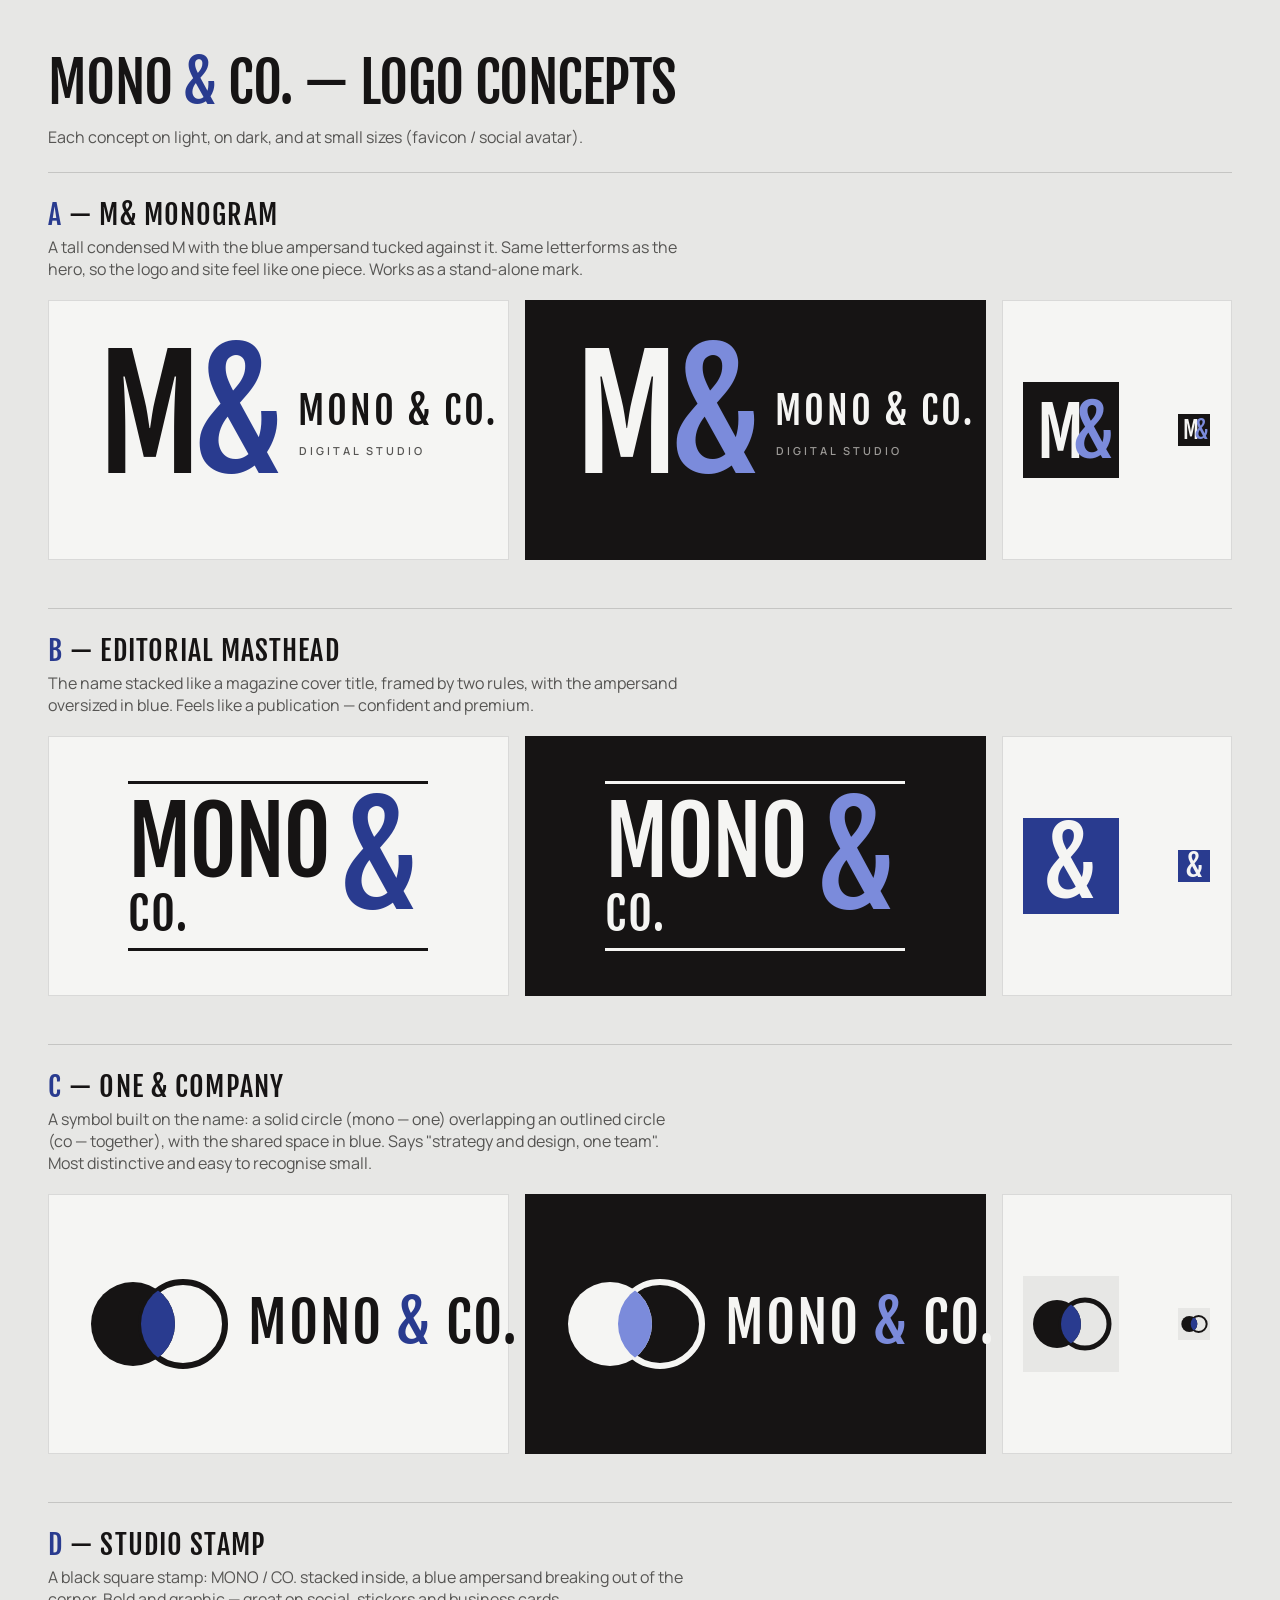
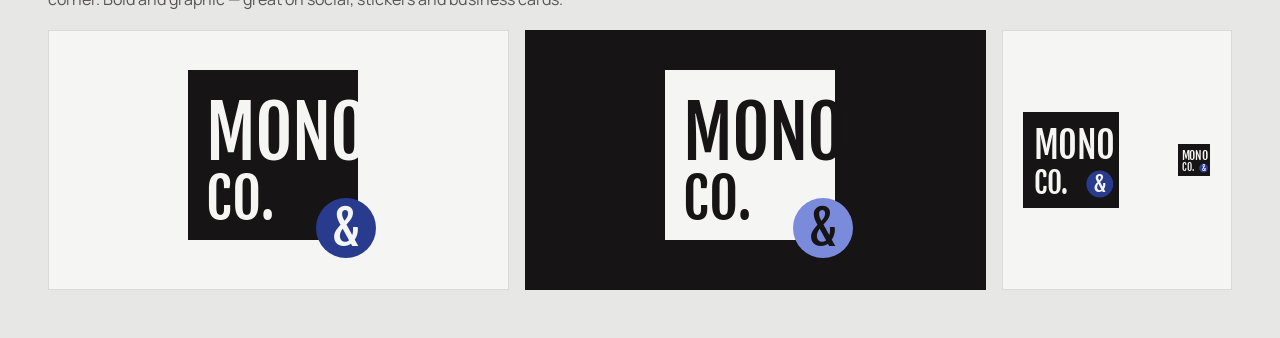
<file: brand/logo-concepts.html>
<!doctype html>
<html lang="en">
<head>
<meta charset="utf-8">
<meta name="robots" content="noindex, nofollow">
<meta name="viewport" content="width=device-width, initial-scale=1">
<title>Mono &amp; Co. — Logo concepts</title>
<link rel="preconnect" href="https://fonts.googleapis.com">
<link rel="preconnect" href="https://fonts.gstatic.com" crossorigin>
<link href="https://fonts.googleapis.com/css2?family=Fjalla+One&family=Manrope:wght@400;600&display=swap" rel="stylesheet">
<style>
  :root { --off: #E7E7E5; --black: #161414; --blue: #293B8F; --blue-dark: #7B8BDB; --white: #F5F5F3; --muted: #565553; }
  * { box-sizing: border-box; }
  body { margin: 0; font-family: Manrope, sans-serif; background: var(--off); color: var(--black); }
  header { padding: 48px 48px 24px; }
  h1 { margin: 0; font-family: "Fjalla One", sans-serif; font-weight: 400; font-size: 56px; letter-spacing: -0.01em; }
  header p { margin: 8px 0 0; color: var(--muted); }
  .concept { margin: 0 48px 48px; border-top: 1px solid rgba(22,20,20,.16); padding-top: 24px; }
  .concept h2 { margin: 0 0 4px; font-family: "Fjalla One", sans-serif; font-weight: 400; font-size: 28px; letter-spacing: 0.04em; }
  .concept h2 span { color: var(--blue); }
  .concept p { margin: 0 0 20px; color: var(--muted); max-width: 640px; }
  .row { display: grid; grid-template-columns: 2fr 2fr 1fr; gap: 16px; }
  .tile { display: grid; place-items: center; min-height: 260px; background: var(--white); border: 1px solid rgba(22,20,20,.12); }
  .tile.dark { background: var(--black); border-color: var(--black); }
  .tile.small { gap: 18px; grid-auto-flow: column; }
  svg { display: block; overflow: visible; }
  @media (max-width: 800px) { .row { grid-template-columns: 1fr; } header, .concept { margin-inline: 20px; padding-inline: 0; } }
</style>
</head>
<body>
<header>
  <h1>MONO <span style="color: var(--blue)">&amp;</span> CO. — LOGO CONCEPTS</h1>
  <p>Each concept on light, on dark, and at small sizes (favicon / social avatar).</p>
</header>

<!-- A: Monogram -->
<section class="concept">
  <h2><span>A</span> — M&amp; MONOGRAM</h2>
  <p>A tall condensed M with the blue ampersand tucked against it. Same letterforms as the hero, so the logo and site feel like one piece. Works as a stand-alone mark.</p>
  <div class="row">
    <div class="tile">
      <svg width="360" height="150" viewBox="0 0 360 150">
        <text x="0" y="118" font-family="Fjalla One" font-size="150" fill="#161414" letter-spacing="-4">M</text>
        <text x="98" y="118" font-family="Fjalla One" font-size="150" fill="#293B8F">&amp;</text>
        <text x="200" y="70" font-family="Fjalla One" font-size="38" fill="#161414" letter-spacing="3">MONO &amp; CO.</text>
        <text x="201" y="100" font-family="Manrope" font-weight="600" font-size="11" fill="#565553" letter-spacing="3">DIGITAL STUDIO</text>
      </svg>
    </div>
    <div class="tile dark">
      <svg width="360" height="150" viewBox="0 0 360 150">
        <text x="0" y="118" font-family="Fjalla One" font-size="150" fill="#F5F5F3" letter-spacing="-4">M</text>
        <text x="98" y="118" font-family="Fjalla One" font-size="150" fill="#7B8BDB">&amp;</text>
        <text x="200" y="70" font-family="Fjalla One" font-size="38" fill="#F5F5F3" letter-spacing="3">MONO &amp; CO.</text>
        <text x="201" y="100" font-family="Manrope" font-weight="600" font-size="11" fill="#9C9A97" letter-spacing="3">DIGITAL STUDIO</text>
      </svg>
    </div>
    <div class="tile small">
      <svg width="96" height="96" viewBox="0 0 96 96"><rect width="96" height="96" fill="#161414"/><text x="14" y="76" font-family="Fjalla One" font-size="68" fill="#F5F5F3" letter-spacing="-2">M</text><text x="51" y="76" font-family="Fjalla One" font-size="68" fill="#7B8BDB">&amp;</text></svg>
      <svg width="32" height="32" viewBox="0 0 96 96"><rect width="96" height="96" fill="#161414"/><text x="14" y="76" font-family="Fjalla One" font-size="68" fill="#F5F5F3" letter-spacing="-2">M</text><text x="51" y="76" font-family="Fjalla One" font-size="68" fill="#7B8BDB">&amp;</text></svg>
    </div>
  </div>
</section>

<!-- B: Masthead -->
<section class="concept">
  <h2><span>B</span> — EDITORIAL MASTHEAD</h2>
  <p>The name stacked like a magazine cover title, framed by two rules, with the ampersand oversized in blue. Feels like a publication — confident and premium.</p>
  <div class="row">
    <div class="tile">
      <svg width="300" height="170" viewBox="0 0 300 170">
        <rect x="0" y="0" width="300" height="3" fill="#161414"/>
        <text x="0" y="96" font-family="Fjalla One" font-size="92" fill="#161414" letter-spacing="-2">MONO</text>
        <text x="214" y="128" font-family="Fjalla One" font-size="130" fill="#293B8F">&amp;</text>
        <text x="0" y="150" font-family="Fjalla One" font-size="46" fill="#161414" letter-spacing="2">CO.</text>
        <rect x="0" y="167" width="300" height="3" fill="#161414"/>
      </svg>
    </div>
    <div class="tile dark">
      <svg width="300" height="170" viewBox="0 0 300 170">
        <rect x="0" y="0" width="300" height="3" fill="#F5F5F3"/>
        <text x="0" y="96" font-family="Fjalla One" font-size="92" fill="#F5F5F3" letter-spacing="-2">MONO</text>
        <text x="214" y="128" font-family="Fjalla One" font-size="130" fill="#7B8BDB">&amp;</text>
        <text x="0" y="150" font-family="Fjalla One" font-size="46" fill="#F5F5F3" letter-spacing="2">CO.</text>
        <rect x="0" y="167" width="300" height="3" fill="#F5F5F3"/>
      </svg>
    </div>
    <div class="tile small">
      <svg width="96" height="96" viewBox="0 0 96 96"><rect width="96" height="96" fill="#293B8F"/><text x="48" y="80" text-anchor="middle" font-family="Fjalla One" font-size="88" fill="#F5F5F3">&amp;</text></svg>
      <svg width="32" height="32" viewBox="0 0 96 96"><rect width="96" height="96" fill="#293B8F"/><text x="48" y="80" text-anchor="middle" font-family="Fjalla One" font-size="88" fill="#F5F5F3">&amp;</text></svg>
    </div>
  </div>
</section>

<!-- C: One + Co (circles) -->
<section class="concept">
  <h2><span>C</span> — ONE &amp; COMPANY</h2>
  <p>A symbol built on the name: a solid circle (mono — one) overlapping an outlined circle (co — together), with the shared space in blue. Says "strategy and design, one team". Most distinctive and easy to recognise small.</p>
  <div class="row">
    <div class="tile">
      <svg width="380" height="120" viewBox="0 0 380 120">
        <defs><clipPath id="c1"><circle cx="45" cy="60" r="42"/></clipPath></defs>
        <circle cx="45" cy="60" r="42" fill="#161414"/>
        <circle cx="95" cy="60" r="42" fill="none" stroke="#161414" stroke-width="6"/>
        <circle cx="95" cy="60" r="42" fill="#293B8F" clip-path="url(#c1)"/>
        <text x="160" y="80" font-family="Fjalla One" font-size="56" fill="#161414" letter-spacing="2">MONO <tspan fill="#293B8F">&amp;</tspan> CO.</text>
      </svg>
    </div>
    <div class="tile dark">
      <svg width="380" height="120" viewBox="0 0 380 120">
        <defs><clipPath id="c2"><circle cx="45" cy="60" r="42"/></clipPath></defs>
        <circle cx="45" cy="60" r="42" fill="#F5F5F3"/>
        <circle cx="95" cy="60" r="42" fill="none" stroke="#F5F5F3" stroke-width="6"/>
        <circle cx="95" cy="60" r="42" fill="#7B8BDB" clip-path="url(#c2)"/>
        <text x="160" y="80" font-family="Fjalla One" font-size="56" fill="#F5F5F3" letter-spacing="2">MONO <tspan fill="#7B8BDB">&amp;</tspan> CO.</text>
      </svg>
    </div>
    <div class="tile small">
      <svg width="96" height="96" viewBox="0 0 96 96"><defs><clipPath id="c3"><circle cx="34" cy="48" r="24"/></clipPath></defs><rect width="96" height="96" fill="#E7E7E5"/><circle cx="34" cy="48" r="24" fill="#161414"/><circle cx="62" cy="48" r="24" fill="none" stroke="#161414" stroke-width="5"/><circle cx="62" cy="48" r="24" fill="#293B8F" clip-path="url(#c3)"/></svg>
      <svg width="32" height="32" viewBox="0 0 96 96"><defs><clipPath id="c4"><circle cx="34" cy="48" r="24"/></clipPath></defs><rect width="96" height="96" fill="#E7E7E5"/><circle cx="34" cy="48" r="24" fill="#161414"/><circle cx="62" cy="48" r="24" fill="none" stroke="#161414" stroke-width="6"/><circle cx="62" cy="48" r="24" fill="#293B8F" clip-path="url(#c4)"/></svg>
    </div>
  </div>
</section>

<!-- D: Badge -->
<section class="concept">
  <h2><span>D</span> — STUDIO STAMP</h2>
  <p>A black square stamp: MONO / CO. stacked inside, a blue ampersand breaking out of the corner. Bold and graphic — great on social, stickers and business cards.</p>
  <div class="row">
    <div class="tile">
      <svg width="200" height="200" viewBox="0 0 200 200">
        <rect x="10" y="10" width="170" height="170" fill="#161414"/>
        <text x="28" y="100" font-family="Fjalla One" font-size="72" fill="#F5F5F3" letter-spacing="-1">MONO</text>
        <text x="28" y="160" font-family="Fjalla One" font-size="56" fill="#F5F5F3" letter-spacing="1">CO.</text>
        <circle cx="168" cy="168" r="30" fill="#293B8F"/>
        <text x="168" y="186" text-anchor="middle" font-family="Fjalla One" font-size="46" fill="#F5F5F3">&amp;</text>
      </svg>
    </div>
    <div class="tile dark">
      <svg width="200" height="200" viewBox="0 0 200 200">
        <rect x="10" y="10" width="170" height="170" fill="#F5F5F3"/>
        <text x="28" y="100" font-family="Fjalla One" font-size="72" fill="#161414" letter-spacing="-1">MONO</text>
        <text x="28" y="160" font-family="Fjalla One" font-size="56" fill="#161414" letter-spacing="1">CO.</text>
        <circle cx="168" cy="168" r="30" fill="#7B8BDB"/>
        <text x="168" y="186" text-anchor="middle" font-family="Fjalla One" font-size="46" fill="#161414">&amp;</text>
      </svg>
    </div>
    <div class="tile small">
      <svg width="96" height="96" viewBox="0 0 200 200"><rect width="200" height="200" fill="#161414"/><text x="22" y="98" font-family="Fjalla One" font-size="74" fill="#F5F5F3" letter-spacing="-1">MONO</text><text x="22" y="170" font-family="Fjalla One" font-size="60" fill="#F5F5F3">CO.</text><circle cx="160" cy="150" r="28" fill="#293B8F"/><text x="160" y="167" text-anchor="middle" font-family="Fjalla One" font-size="44" fill="#F5F5F3">&amp;</text></svg>
      <svg width="32" height="32" viewBox="0 0 200 200"><rect width="200" height="200" fill="#161414"/><text x="22" y="98" font-family="Fjalla One" font-size="74" fill="#F5F5F3" letter-spacing="-1">MONO</text><text x="22" y="170" font-family="Fjalla One" font-size="60" fill="#F5F5F3">CO.</text><circle cx="160" cy="150" r="28" fill="#293B8F"/><text x="160" y="167" text-anchor="middle" font-family="Fjalla One" font-size="44" fill="#F5F5F3">&amp;</text></svg>
    </div>
  </div>
</section>
</body>
</html>
</file>
<file: css/style.css>
/* ==========================================================
   Mono & Co. — editorial studio styles
   ========================================================== */

/* ---------- 1. Design system ---------- */
:root {
  --off-white: #E7E7E5;
  --black: #161414;
  --blue: #293B8F;
  --white: #F5F5F3;
  --blue-on-dark: #7B8BDB;            /* the same blue, lifted so it reads on black */

  --muted: #565553;                   /* secondary text on light (6:1) */
  --muted-dark: #9C9A97;              /* secondary text on black (6.6:1) */
  --line: rgba(22, 20, 20, 0.16);
  --line-dark: rgba(231, 231, 229, 0.18);

  --display: "Fjalla One", "Arial Narrow", sans-serif;
  --body: "Manrope", system-ui, sans-serif;

  --fs-display: clamp(64px, min(16vw, 24svh), 260px);
  --fs-title: clamp(56px, 10.5vw, 172px);
  --fs-h3: clamp(32px, 4.4vw, 68px);
  --fs-lead: clamp(18px, 1.5vw, 22px);
  --fs-body: clamp(15px, 1.1vw, 17px);
  --fs-label: 13px;

  --max: 1440px;
  --gutter: clamp(20px, 4.5vw, 64px);
  --section: clamp(88px, 11vw, 168px);
  --ease: cubic-bezier(0.2, 0.7, 0.2, 1);
  --radius: 4px;
}

*, *::before, *::after { box-sizing: border-box; }
html { scroll-behavior: smooth; scroll-padding-top: 72px; }
body {
  margin: 0;
  font-family: var(--body);
  font-size: var(--fs-body);
  line-height: 1.6;
  color: var(--black);
  background: var(--off-white);
  -webkit-font-smoothing: antialiased;
  overflow-x: clip;
}
a { color: inherit; text-decoration: none; }
img { display: block; max-width: 100%; }
h1, h2, h3, p, ul { margin: 0; }
ul { padding: 0; list-style: none; }
button { font: inherit; color: inherit; }
em { font-style: normal; }

.wrap { max-width: var(--max); margin-inline: auto; padding-inline: var(--gutter); }
.dark { background: var(--black); color: var(--off-white); }

.label {
  font-family: var(--display);
  font-size: var(--fs-label);
  letter-spacing: 0.16em;
  text-transform: uppercase;
  color: var(--muted);
}
.dark .label { color: var(--muted-dark); }
.amp { color: var(--blue); }
.dark .amp { color: var(--blue-on-dark); }

.skip {
  position: absolute; left: 16px; top: -60px; z-index: 200;
  background: var(--black); color: var(--white); padding: 12px 18px;
  font-family: var(--display); letter-spacing: 0.1em;
}
.skip:focus { top: 16px; }

:focus-visible { outline: 2px solid var(--blue); outline-offset: 4px; }
.dark :focus-visible { outline-color: var(--blue-on-dark); }

.arrow { width: 1em; height: 1em; flex: none; transition: transform 0.35s var(--ease); }

/* ---------- 2. Header ---------- */
.top-sentinel { position: absolute; top: 0; height: 40px; width: 1px; }
.site-header {
  position: sticky; top: 0; z-index: 60;
  background: var(--off-white);
  border-bottom: 1px solid var(--line);
  transition: background 0.3s, backdrop-filter 0.3s;
}
.site-header.scrolled {
  background: rgba(231, 231, 229, 0.82);
  -webkit-backdrop-filter: blur(12px);
  backdrop-filter: blur(12px);
}
.nav {
  display: flex; align-items: center; justify-content: space-between; gap: 24px;
  height: 84px;
  transition: height 0.3s var(--ease);
}
.scrolled .nav { height: 64px; }
.logo { display: inline-flex; align-items: center; gap: 12px; font-family: var(--display); font-size: 26px; letter-spacing: 0.02em; white-space: nowrap; }
.logo-mark { width: 1.45em; height: 0.93em; flex: none; transition: transform 0.5s var(--ease); }
.logo:hover .logo-mark { transform: rotate(-8deg); }
.dark, .intro { --logo-accent: var(--blue-on-dark); }

.nav-links { display: flex; align-items: center; gap: clamp(20px, 3vw, 44px); }
.nav-link {
  position: relative;
  font-family: var(--display); font-size: 15px; letter-spacing: 0.12em;
  color: var(--muted);
  padding-block: 8px;
  transition: color 0.3s;
}
.nav-link::after {
  content: ""; position: absolute; left: 0; right: 0; bottom: 2px; height: 1px;
  background: currentColor;
  transform: scaleX(0); transform-origin: right;
  transition: transform 0.3s var(--ease);
}
.nav-link:hover, .nav-link:focus-visible { color: var(--black); }
.nav-link:hover::after, .nav-link:focus-visible::after { transform: scaleX(1); transform-origin: left; }

.btn-wa {
  display: inline-flex; align-items: center; gap: 10px;
  min-height: 44px; padding: 0 18px 0 20px;
  border: 1px solid var(--black);
  font-family: var(--display); font-size: 15px; letter-spacing: 0.12em;
  transition: background 0.3s, color 0.3s, border-color 0.3s;
}
.btn-wa .arrow { width: 14px; height: 14px; }
.btn-wa:hover, .btn-wa:focus-visible { background: var(--blue); border-color: var(--blue); color: var(--white); }
.btn-wa:hover .arrow { transform: translate(2px, -2px); }

.menu-toggle {
  display: none;
  min-height: 44px; padding: 0 18px;
  background: none; border: 1px solid var(--black); cursor: pointer;
  font-family: var(--display); font-size: 15px; letter-spacing: 0.12em;
}

/* ---------- 3. Hero ---------- */
.hero {
  position: relative;
  min-height: calc(100svh - 84px);
  display: flex; flex-direction: column;
  padding-block: clamp(32px, 5vw, 64px) clamp(28px, 4vw, 48px);
  overflow-x: clip;
}
.hero .wrap { flex: 1; display: flex; flex-direction: column; width: 100%; }
.hero-meta { display: flex; justify-content: space-between; gap: 16px; flex-wrap: wrap; }
.hero-body { position: relative; margin-block: auto; }
.hero-title {
  padding-block: clamp(24px, 3vw, 40px);
  font-family: var(--display); font-weight: 400;
  font-size: var(--fs-display);
  line-height: 0.86;
  letter-spacing: -0.02em;
  text-transform: uppercase;
  white-space: nowrap;
}
.hero-title .line { display: block; overflow: hidden; padding-block: 0.12em 0.04em; margin-block: -0.12em -0.04em; }
.hero-title .line > span { display: inline-block; }
.hero-title .line-2 { padding-left: clamp(0px, 16vw, 260px); color: #6E6D6A; }
.hero-tag {
  position: absolute; right: 0; bottom: clamp(40px, 5vw, 72px);
  max-width: 300px;
  font-size: var(--fs-lead); line-height: 1.45; color: var(--muted);
  animation: rise 1s var(--ease) calc(var(--intro) + 0.75s) both;
}

.hero-foot {
  display: flex; justify-content: space-between; align-items: flex-end; gap: 32px; flex-wrap: wrap;
  padding-top: 24px; border-top: 1px solid var(--line);
}
.hero-actions { display: flex; align-items: center; gap: 28px; flex-wrap: wrap; }

.btn-primary {
  display: inline-flex; align-items: center; gap: 14px;
  min-height: 58px; padding: 0 28px;
  background: var(--blue); color: var(--white);
  font-family: var(--display); font-size: 17px; letter-spacing: 0.1em;
  transition: background 0.3s, transform 0.3s var(--ease);
}
.btn-primary .wa-icon { width: 20px; height: 20px; fill: currentColor; }
.btn-primary .arrow { width: 16px; height: 16px; }
.btn-primary:hover { background: var(--black); }
.btn-primary:hover .arrow { transform: translate(3px, -3px); }

.btn-line {
  position: relative;
  font-family: var(--display); font-size: 17px; letter-spacing: 0.1em;
  padding-block: 6px;
}
.btn-line::after {
  content: ""; position: absolute; left: 0; right: 0; bottom: 0; height: 1px; background: currentColor;
  transform-origin: left; transition: transform 0.3s var(--ease);
}
.btn-line:hover { color: var(--blue); }
.btn-line:hover::after { transform: scaleX(0.4); }

.scroll-cue { display: inline-flex; align-items: center; gap: 14px; }
.scroll-cue .track { position: relative; width: 1px; height: 48px; background: var(--line); overflow: hidden; }
.scroll-cue .track::after {
  content: ""; position: absolute; left: 0; top: -40%; width: 1px; height: 40%;
  background: var(--blue);
  animation: cue 1.8s var(--ease) infinite;
}
@keyframes cue { to { top: 100%; } }

/* hero entrance (pure CSS, runs once on load; waits for the intro when it plays) */
:root { --intro: 0s; }
.intro-on { --intro: 2.3s; }
.hero-title .line > span,
.hero-meta, .hero-foot {
  animation: rise 1s var(--ease) both;
}
.hero-title .line > span { animation-name: lineUp; animation-duration: 1.2s; }
.hero-meta { animation-delay: calc(var(--intro) + 0.1s); }
.hero-title .line:nth-child(1) > span { animation-delay: calc(var(--intro) + 0.15s); }
.hero-title .line:nth-child(2) > span { animation-delay: calc(var(--intro) + 0.35s); }
.hero-title .line:nth-child(3) > span { animation-delay: calc(var(--intro) + 0.55s); }
.hero-foot { animation-delay: calc(var(--intro) + 0.9s); }
@keyframes lineUp { from { transform: translateY(105%); opacity: 0; } to { transform: none; opacity: 1; } }
@keyframes rise { from { transform: translateY(24px); opacity: 0; } to { transform: none; opacity: 1; } }

/* ---------- Logo intro ---------- */
.intro { display: none; }
.intro-on .intro {
  position: fixed; inset: 0; z-index: 500;
  display: flex; flex-direction: column; justify-content: space-between;
  padding: clamp(20px, 4.5vw, 64px);
  background: var(--black); color: var(--off-white);
  animation: introOut 0.9s cubic-bezier(0.76, 0, 0.24, 1) 1.9s forwards;
}
.intro-top, .intro-bottom {
  display: flex; justify-content: space-between; gap: 16px;
  font-family: var(--display); font-size: var(--fs-label); letter-spacing: 0.16em; color: var(--muted-dark);
  opacity: 0; animation: fadeIn 0.6s ease 0.2s forwards;
}
.intro-center { display: flex; flex-direction: column; align-items: center; gap: clamp(20px, 3vw, 40px); }
.intro-mark {
  width: clamp(84px, 9vw, 140px); height: clamp(54px, 5.8vw, 90px); color: var(--off-white);
  opacity: 0; transform: scale(0.8); animation: introMark 0.8s var(--ease) 0.1s forwards;
}
@keyframes introMark { to { opacity: 1; transform: none; } }
.intro-logo {
  display: flex; flex-wrap: wrap; justify-content: center; gap: 0 0.22em;
  font-family: var(--display); font-weight: 400;
  font-size: clamp(64px, 14vw, 220px); line-height: 0.9; letter-spacing: -0.02em;
}
.intro-logo .word { display: block; overflow: hidden; padding-block: 0.12em 0.04em; }
.intro-logo .word > span { display: inline-block; transform: translateY(110%); animation: introWord 0.9s var(--ease) forwards; }
.intro-logo .word:nth-child(1) > span { animation-delay: 0.25s; }
.intro-logo .word:nth-child(2) > span { animation-delay: 0.4s; color: var(--blue-on-dark); }
.intro-logo .word:nth-child(3) > span { animation-delay: 0.55s; }
.intro-progress { position: relative; height: 1px; background: var(--line-dark); margin-bottom: 18px; overflow: hidden; }
.intro-progress::after {
  content: ""; position: absolute; inset: 0; background: var(--blue-on-dark);
  transform: scaleX(0); transform-origin: left;
  animation: introBar 1.5s cubic-bezier(0.65, 0, 0.35, 1) 0.3s forwards;
}
.intro-count::after { content: "00"; animation: introCount 1.5s steps(1) 0.3s forwards; }
@keyframes introWord { to { transform: none; } }
@keyframes introBar { to { transform: scaleX(1); } }
@keyframes fadeIn { to { opacity: 1; } }
@keyframes introOut { to { transform: translateY(-100%); visibility: hidden; } }
@keyframes introCount {
  0% { content: "00"; } 20% { content: "18"; } 40% { content: "42"; }
  60% { content: "67"; } 80% { content: "89"; } 100% { content: "100"; }
}

/* ---------- 4. Marquee ---------- */
.marquee { overflow: hidden; padding-block: clamp(18px, 2.2vw, 28px); border-block: 1px solid var(--line-dark); }
.marquee-track { display: flex; width: max-content; animation: marquee 32s linear infinite; }
.marquee:hover .marquee-track { animation-play-state: paused; }
.marquee-group { display: flex; align-items: center; flex: none; }
.marquee-group span {
  font-family: var(--display); font-size: clamp(24px, 3vw, 44px);
  letter-spacing: 0.04em; white-space: nowrap; padding-inline: 0.5em;
}
.marquee-group .star { color: var(--blue-on-dark); padding-inline: 0.1em; }
@keyframes marquee { to { transform: translateX(-50%); } }

/* ---------- Section heads ---------- */
.section-head {
  display: grid; grid-template-columns: 1fr auto; align-items: end; gap: 24px 48px;
  margin-bottom: clamp(48px, 6vw, 88px);
}
.section-head .label { grid-column: 1 / -1; }
.section-title {
  font-family: var(--display); font-weight: 400;
  font-size: var(--fs-title); line-height: 0.88; letter-spacing: -0.02em;
  text-transform: uppercase;
}
.section-head p { max-width: 340px; font-size: var(--fs-body); color: var(--muted); }
.dark .section-head p { color: var(--muted-dark); }

/* ---------- 5. Services ---------- */
.services { padding-block: var(--section); }
.svc-list { border-top: 1px solid var(--line-dark); }
.svc { border-bottom: 1px solid var(--line-dark); position: relative; }
.svc::after {
  content: ""; position: absolute; left: 0; right: 0; bottom: -1px; height: 2px;
  background: var(--blue-on-dark);
  transform: scaleX(0); transform-origin: left;
  transition: transform 0.6s var(--ease);
}
.svc-link {
  display: grid;
  grid-template-columns: clamp(48px, 7vw, 110px) minmax(0, 1fr) clamp(200px, 22vw, 320px) 56px;
  align-items: center; gap: clamp(16px, 2.5vw, 40px);
  padding: clamp(28px, 3.4vw, 48px) clamp(8px, 1.5vw, 24px);
  transition: background 0.4s var(--ease);
}
.svc-num { font-family: var(--display); font-size: 16px; letter-spacing: 0.1em; color: var(--muted-dark); transition: color 0.3s; }
.svc-main { display: flex; flex-direction: column; gap: 10px; min-width: 0; }
.svc h3 {
  font-family: var(--display); font-weight: 400;
  font-size: var(--fs-h3); line-height: 0.95; letter-spacing: -0.01em;
  transition: transform 0.45s var(--ease);
}
.svc p { max-width: 460px; color: var(--muted-dark); transition: color 0.3s; }
.svc-thumb {
  position: relative; aspect-ratio: 4 / 3; overflow: hidden;
  background: #221F1F;
  clip-path: inset(0 0 0 100%);
  transition: clip-path 0.6s var(--ease);
}
.svc-thumb img, .project-media img {
  position: absolute; inset: 0; width: 100%; height: 100%; object-fit: cover;
}
.svc .arrow { width: 44px; height: 44px; justify-self: end; color: var(--muted-dark); transition: transform 0.4s var(--ease), color 0.3s; }

.svc-link:hover, .svc-link:focus-visible { background: #1E1B1B; }
.svc-link:hover .svc-num, .svc-link:focus-visible .svc-num { color: var(--blue-on-dark); }
.svc-link:hover h3, .svc-link:focus-visible h3 { transform: translateX(14px); }
.svc-link:hover p { color: var(--off-white); }
.svc-link:hover .svc-thumb, .svc-link:focus-visible .svc-thumb { clip-path: inset(0); }
.svc-link:hover .arrow, .svc-link:focus-visible .arrow { transform: translate(6px, -6px); color: var(--off-white); }
.svc:has(.svc-link:hover)::after, .svc:has(.svc-link:focus-visible)::after { transform: scaleX(1); }

/* ---------- 6. Selected work ---------- */
.work { padding-block: var(--section); }
.projects { display: flex; flex-direction: column; gap: clamp(72px, 9vw, 144px); }
.project-link {
  display: grid; grid-template-columns: repeat(12, minmax(0, 1fr));
  column-gap: clamp(16px, 2vw, 32px); row-gap: 24px; align-items: end;
}
.project-media { position: relative; overflow: hidden; background: var(--white); }
.project-media .art, .project-media img { transition: transform 0.9s var(--ease); }
.project-link:hover .project-media .art,
.project-link:hover .project-media img { transform: scale(1.04); }

.project-info { display: flex; flex-direction: column; gap: 12px; }
.project-top { display: flex; justify-content: space-between; align-items: baseline; gap: 16px; border-bottom: 1px solid var(--line); padding-bottom: 12px; }
.project-num { font-family: var(--display); font-size: 15px; letter-spacing: 0.1em; color: var(--blue); }
.project-info h3 {
  display: flex; align-items: center; gap: 12px;
  font-family: var(--display); font-weight: 400;
  font-size: clamp(30px, 3.2vw, 52px); line-height: 1; letter-spacing: -0.01em;
  transition: transform 0.45s var(--ease);
}
.project-info h3 .arrow {
  width: 0.7em; height: 0.7em; color: var(--blue);
  opacity: 0; transform: translate(-8px, 8px);
  transition: opacity 0.35s, transform 0.45s var(--ease);
}
.project-link:hover h3, .project-link:focus-visible h3 { transform: translateX(8px); }
.project-link:hover h3 .arrow, .project-link:focus-visible h3 .arrow { opacity: 1; transform: none; }
.project-info p { color: var(--muted); max-width: 380px; }

/* asymmetric placements */
.p1 .project-media { grid-column: 1 / 9; aspect-ratio: 16 / 11; }
.p1 .project-info  { grid-column: 9 / 13; }
.p2 .project-media { grid-column: 7 / 13; grid-row: 1; aspect-ratio: 4 / 3; }
.p2 .project-info  { grid-column: 2 / 6; grid-row: 1; align-self: center; }
.p3 .project-media { grid-column: 1 / 13; aspect-ratio: 21 / 9; }
.p3 .project-info  { grid-column: 1 / 13; display: grid; grid-template-columns: 1fr 1fr; align-items: end; gap: 16px 48px; }
.p3 .project-info .project-top { grid-column: 1 / -1; }
.p4 .project-media { grid-column: 3 / 8; aspect-ratio: 3 / 4; }
.p4 .project-info  { grid-column: 8 / 12; padding-bottom: 8%; }

/* placeholder artwork (replaced when real images are added) */
.art { position: absolute; inset: 0; }
.art-identity { background: var(--blue); display: grid; place-items: center; }
.art-identity .mark {
  font-family: var(--display); color: var(--white); line-height: 0.8;
  font-size: clamp(90px, 14vw, 220px); letter-spacing: -0.04em;
}
.art-identity .mark span { color: var(--black); }
.art-identity .corner {
  position: absolute; left: 6%; bottom: 7%; right: 6%;
  display: flex; justify-content: space-between;
  font-family: var(--display); font-size: 13px; letter-spacing: 0.16em; color: rgba(245,245,243,0.8);
}
.art-campaign { background: var(--black); display: grid; grid-template-columns: repeat(6, 1fr); gap: 10px; padding: 4%; }
.art-campaign i { background: #262323; }
.art-campaign i:nth-child(2) { background: var(--blue); grid-row: span 2; }
.art-campaign i:nth-child(5) { background: var(--off-white); }
.art-campaign i:nth-child(9) { background: var(--blue); }
.art-campaign b {
  position: absolute; left: 6%; bottom: 10%;
  font-family: var(--display); font-weight: 400; color: var(--white);
  font-size: clamp(40px, 7vw, 120px); line-height: 0.85; letter-spacing: -0.02em;
}
.art-poster { background: var(--off-white); padding: 9%; display: flex; flex-direction: column; justify-content: space-between; border: 1px solid var(--line); }
.art-poster .big { font-family: var(--display); font-size: clamp(56px, 8vw, 128px); line-height: 0.82; letter-spacing: -0.03em; }
.art-poster .big em { color: var(--blue); }
.art-poster .rule { height: 2px; background: var(--black); }
.art-poster .meta { display: flex; justify-content: space-between; font-family: var(--display); font-size: 12px; letter-spacing: 0.16em; }

.art-web { background: var(--black); padding: 5%; display: flex; flex-direction: column; }
.art-web .bar { display: flex; gap: 8px; padding: 0 0 4% 2px; }
.art-web .bar i { width: 10px; height: 10px; border-radius: 50%; background: #3A3636; }
.art-web .bar i:first-child { background: var(--blue-on-dark); }
.art-web .bar { align-items: center; }
.art-web .url {
  margin-left: 14px; padding: 4px 14px; border-radius: 20px; background: #262323;
  font-family: var(--body); font-size: clamp(10px, 0.8vw, 13px); color: var(--muted-dark);
}
.art-web .screen { flex: 1; background: #DADADA; display: grid; place-items: center; }
.loader-lockup { display: flex; align-items: center; gap: clamp(12px, 1.6vw, 24px); color: #1A1818; }
.loader-lockup .a-mark { width: clamp(28px, 3.2vw, 48px); height: auto; }
.loader-lockup .divider { width: 2px; height: clamp(36px, 4.2vw, 64px); background: #1A1818; }
.loader-lockup .lockup-text {
  font-family: var(--display); font-size: clamp(18px, 2.2vw, 34px); letter-spacing: 0.06em; color: #777777;
}
.loader-lockup .lockup-text b { font-weight: 400; color: #1A1818; }

/* service thumbnails */
.art-s1 { background: var(--off-white); }
.art-s1::before { content: ""; position: absolute; width: 46%; aspect-ratio: 1; border-radius: 50%; background: var(--blue); left: 14%; top: 18%; }
.art-s1::after { content: ""; position: absolute; width: 34%; aspect-ratio: 1; background: var(--black); right: 14%; bottom: 16%; }
.art-s2 { background: var(--blue); display: grid; place-items: center; font-family: var(--display); font-size: 84px; color: var(--white); letter-spacing: -0.04em; }
.art-s3 { background: var(--white); }
.art-s3::before { content: ""; position: absolute; left: 10%; top: 13%; width: 26%; height: 5%; background: var(--black); }
.art-s3::after { content: ""; position: absolute; left: 10%; right: 10%; top: 32%; bottom: 14%; background: var(--blue); }
.art-s4 { background: #0F0E0E; display: grid; place-items: center; font-family: var(--display); font-size: 72px; color: var(--blue-on-dark); }
.art-s5 { background: var(--black); display: flex; align-items: flex-end; gap: 8%; padding: 14% 14% 16%; }
.art-s5 i { flex: 1; background: #3A3636; }
.art-s5 i:nth-child(1) { height: 30%; } .art-s5 i:nth-child(2) { height: 52%; } .art-s5 i:nth-child(3) { height: 44%; } .art-s5 i:nth-child(4) { height: 86%; background: var(--blue-on-dark); }
.art-s6 { background: var(--off-white); display: grid; place-items: center; }
.art-s6::before { content: ""; width: 42%; aspect-ratio: 3 / 4; background: var(--black); box-shadow: 18px 14px 0 var(--blue); }

/* ---------- 7. Why Mono & Co. ---------- */
.why { padding-block: var(--section); background: var(--white); border-top: 1px solid var(--line); }
.why-grid { display: grid; grid-template-columns: 5fr 7fr; gap: clamp(40px, 6vw, 112px); align-items: start; }
.why-title { position: sticky; top: 120px; }
.why-title h2 {
  font-family: var(--display); font-weight: 400;
  font-size: clamp(56px, 6.4vw, 112px); line-height: 0.88; letter-spacing: -0.02em;
}
.why-title .label { display: block; margin-bottom: 24px; }
.why-body { display: flex; flex-direction: column; gap: 20px; }
.why-lead { font-size: clamp(20px, 1.9vw, 28px); line-height: 1.45; margin-bottom: 24px; }
.why-lead strong { font-weight: 600; }
.principle {
  display: grid; grid-template-columns: auto 1fr auto; gap: 20px 28px; align-items: start;
  padding: clamp(24px, 2.6vw, 36px);
  border: 1px solid var(--line); border-radius: var(--radius);
  background: var(--off-white);
  transition: border-color 0.35s, transform 0.45s var(--ease);
}
.principle:hover { border-color: var(--blue); transform: translateY(-4px); }
.principle-icon {
  width: 52px; height: 52px; border-radius: var(--radius);
  background: var(--black); color: var(--white);
  display: grid; place-items: center;
}
.principle-icon svg { width: 24px; height: 24px; transition: transform 0.6s var(--ease); }
.principle:hover .principle-icon { background: var(--blue); }
.principle:hover .i-target { transform: scale(1.18); }
.principle:hover .i-code { transform: rotate(-12deg); }
.principle:hover .i-chat { transform: translateY(-3px) rotate(6deg); }
.principle h3 { font-family: var(--display); font-weight: 400; font-size: clamp(24px, 2.2vw, 32px); line-height: 1.05; letter-spacing: 0.01em; }
.principle p { margin-top: 8px; color: var(--muted); }
.principle .label { padding-top: 6px; }

.stats { display: grid; grid-template-columns: repeat(4, minmax(0, 1fr)); margin-top: 40px; border-top: 1px solid var(--line); }
.stat { padding: 28px 16px 0 0; }
.stat strong { display: block; font-family: var(--display); font-weight: 400; font-size: clamp(48px, 5.2vw, 84px); line-height: 1; }
.stat strong span { color: var(--blue); }
.stat > span { display: block; margin-top: 10px; font-size: 14px; color: var(--muted); }

.founder {
  display: flex; align-items: center; gap: 18px; margin: -8px 0 12px;
  padding: 16px 20px; border: 1px solid var(--line); border-radius: var(--radius);
  transition: border-color 0.3s, background 0.3s;
}
.founder:hover { border-color: var(--blue); background: var(--off-white); }
.founder-initial {
  flex: none; width: 48px; height: 48px; border-radius: 50%;
  display: grid; place-items: center; background: var(--blue); color: var(--white);
  font-family: var(--display); font-size: 22px;
}
.founder-name { display: block; font-family: var(--display); font-size: 18px; letter-spacing: 0.1em; }
.founder-role { display: block; font-size: 14px; color: var(--muted); }
.founder .arrow { margin-left: auto; width: 20px; height: 20px; color: var(--blue); }
.founder:hover .arrow { transform: translate(3px, -3px); }

/* ---------- Process ---------- */
.process { padding-block: var(--section); border-top: 1px solid var(--line); }
.steps { list-style: none; margin: 0; padding: 0; display: grid; grid-template-columns: repeat(4, minmax(0, 1fr)); border-top: 1px solid var(--black); }
.step { padding: 28px 28px 0 0; }
.step + .step { padding-left: 28px; border-left: 1px solid var(--line); }
.step-num { font-family: var(--display); font-size: 15px; letter-spacing: 0.1em; color: var(--blue); }
.step h3 { margin-top: 40px; font-family: var(--display); font-weight: 400; font-size: clamp(26px, 2.4vw, 36px); line-height: 1; }
.step p { margin-top: 12px; color: var(--muted); }
@media (max-width: 1024px) {
  .steps { grid-template-columns: repeat(2, minmax(0, 1fr)); row-gap: 40px; }
  .step:nth-child(3) { padding-left: 0; border-left: 0; }
}
@media (max-width: 767px) {
  .steps { grid-template-columns: 1fr; row-gap: 0; }
  .step, .step + .step { padding: 24px 0; border-left: 0; border-bottom: 1px solid var(--line); }
  .step h3 { margin-top: 16px; }
}

/* ---------- 8. Philosophy ---------- */
.philosophy { padding-block: var(--section); border-top: 1px solid var(--line); overflow-x: clip; }
.statement {
  margin-top: 28px;
  font-family: var(--display); font-weight: 400;
  font-size: clamp(60px, 13.5vw, 224px); line-height: 0.86; letter-spacing: -0.025em;
}
.statement .line { display: block; }
.statement .line + .line { padding-left: clamp(0px, 10vw, 180px); }
.statement em { color: var(--blue); }
.philosophy-foot {
  display: grid; grid-template-columns: minmax(0, 1fr) minmax(0, 1fr); gap: 32px 64px; align-items: end;
  margin-top: clamp(40px, 5vw, 72px); padding-top: 28px; border-top: 1px solid var(--line);
}
.philosophy-foot p { font-size: var(--fs-lead); line-height: 1.5; max-width: 520px; }
.touchpoints { display: flex; flex-wrap: wrap; justify-content: flex-end; gap: 8px 0; }
.touchpoints li { font-family: var(--display); font-size: clamp(16px, 1.4vw, 20px); letter-spacing: 0.1em; }
.touchpoints li + li::before { content: "/"; color: var(--blue); padding-inline: 0.6em; }

/* ---------- 9. Contact ---------- */
.contact { padding-block: var(--section) clamp(72px, 8vw, 120px); }
.contact-title {
  margin-top: 20px;
  font-family: var(--display); font-weight: 400;
  font-size: var(--fs-display); line-height: 0.86; letter-spacing: -0.02em;
}
.contact-sub { margin: clamp(24px, 3vw, 40px) 0 clamp(40px, 5vw, 64px); max-width: 480px; font-size: var(--fs-lead); color: var(--muted-dark); }
.contact-panels { display: grid; grid-template-columns: repeat(2, minmax(0, 1fr)); gap: 20px; }
.panel {
  display: flex; align-items: flex-end; justify-content: space-between; gap: 24px;
  min-height: clamp(160px, 16vw, 240px); padding: clamp(24px, 3vw, 44px);
  transition: background 0.3s, color 0.3s, border-color 0.3s, transform 0.3s var(--ease);
}
.panel .big { display: block; font-family: var(--display); font-size: clamp(36px, 4.4vw, 72px); line-height: 0.95; }
.panel .small { display: block; margin-top: 10px; font-size: clamp(16px, 1.3vw, 19px); }
.panel .arrow { width: clamp(40px, 4vw, 60px); height: clamp(40px, 4vw, 60px); }
.panel-wa { background: var(--blue); color: var(--white); }
.panel-wa .small { color: rgba(245, 245, 243, 0.85); }
.panel-wa:hover, .panel-wa:focus-visible { transform: scale(1.02); }
.panel-wa:hover .arrow { transform: translate(8px, -8px); }
.panel-mail { border: 1px solid rgba(231, 231, 229, 0.35); color: var(--off-white); }
.panel-mail .small { color: var(--muted-dark); }
.panel-mail:hover, .panel-mail:focus-visible { background: var(--blue); border-color: var(--blue); color: var(--white); }
.panel-mail:hover .small { color: rgba(245, 245, 243, 0.85); }
.panel-mail:hover .arrow { transform: translate(8px, -8px); }

.hours {
  display: grid; grid-template-columns: repeat(3, minmax(0, 1fr)); gap: 24px;
  margin-top: clamp(40px, 5vw, 64px); padding-top: 24px; border-top: 1px solid var(--line-dark);
}
.hours-item { display: flex; flex-direction: column; gap: 6px; }
.hours-value { font-family: var(--display); font-size: clamp(18px, 1.7vw, 24px); letter-spacing: 0.06em; }

/* ---------- 10. Footer ---------- */
.site-footer { border-top: 1px solid var(--line-dark); }
.foot-grid {
  display: grid; grid-template-columns: 2fr 1fr 1fr; gap: 32px;
  padding-block: clamp(40px, 5vw, 64px) 32px;
}
.foot-brand .logo { font-size: 28px; }
.foot-brand p { margin-top: 10px; color: var(--muted-dark); font-size: 15px; line-height: 1.5; }
.foot-col { display: flex; flex-direction: column; gap: 10px; }
.foot-col a { align-self: flex-start; font-family: var(--display); letter-spacing: 0.12em; font-size: 15px; }
.foot-col .nav-link { color: var(--off-white); padding-block: 2px; }
.foot-col .nav-link:hover { color: var(--blue-on-dark); }
.foot-bottom {
  display: flex; justify-content: space-between; gap: 16px; flex-wrap: wrap;
  padding-block: 20px 28px; border-top: 1px solid var(--line-dark);
  font-size: 13px; color: var(--muted-dark);
}

/* ---------- 11. Cursor (desktop, fine pointer only) ---------- */
.cursor { display: none; }
.has-cursor, .has-cursor a, .has-cursor button { cursor: none; }
.has-cursor .cursor {
  display: grid; place-items: center;
  position: fixed; left: 0; top: 0; z-index: 300;
  width: 12px; height: 12px; margin: -6px 0 0 -6px;
  border-radius: 50%;
  background: var(--black);
  pointer-events: none;
  transform: translate3d(-100px, -100px, 0);
  transition: width 0.3s var(--ease), height 0.3s var(--ease), margin 0.3s var(--ease), background 0.3s, opacity 0.2s;
  will-change: transform;
}
.cursor span { font-family: var(--display); font-size: 15px; letter-spacing: 0.14em; color: var(--white); opacity: 0; transition: opacity 0.2s; }
.cursor.on-dark { background: var(--off-white); }
.cursor.is-link { width: 36px; height: 36px; margin: -18px 0 0 -18px; background: transparent; border: 1px solid currentColor; color: var(--black); }
.cursor.on-dark.is-link { color: var(--off-white); }
.cursor.is-button { width: 22px; height: 22px; margin: -11px 0 0 -11px; background: var(--blue); }
.cursor.is-view { width: 104px; height: 104px; margin: -52px 0 0 -52px; background: var(--blue); border: 0; }
.cursor.is-view span { opacity: 1; }
.cursor.hidden { opacity: 0; }

/* ---------- 12. Scroll reveals (only while JS runs) ---------- */
.js .reveal { opacity: 0; transform: translateY(32px); transition: opacity 0.7s ease, transform 0.8s var(--ease); }
.js .reveal.in { opacity: 1; transform: none; }
.js .reveal-mask { display: block; overflow: hidden; padding-block: 0.05em; margin-block: -0.05em; }
.js .reveal-mask > span { display: inline-block; transform: translateY(105%); transition: transform 0.8s var(--ease); }
.js .reveal-mask.in > span { transform: none; }
.js .project-media.reveal { transform: translateY(48px); }
.js .contact-title.reveal-mask { margin-top: 20px; }
.js .why-title h2.reveal-mask { margin-block: 0; }

/* ---------- 14. Responsive ---------- */
@media (max-width: 1024px) {
  .hero-tag { position: static; margin: -8px 0 32px; }
  .svc-link { grid-template-columns: 56px minmax(0, 1fr) 180px 44px; }
  .why-grid { grid-template-columns: 1fr; }
  .why-title { position: static; }
  .p1 .project-media { grid-column: 1 / 13; }
  .p1 .project-info  { grid-column: 1 / 9; }
  .p2 .project-media { grid-column: 5 / 13; }
  .p2 .project-info  { grid-column: 1 / 5; }
  .p4 .project-media { grid-column: 1 / 8; }
  .p4 .project-info  { grid-column: 8 / 13; }
}

@media (max-width: 767px) {
  .menu-toggle { display: inline-flex; align-items: center; }
  .nav-links {
    position: fixed; inset: 64px 0 0 0;
    flex-direction: column; align-items: flex-start; justify-content: flex-start; gap: 4px;
    padding: 32px var(--gutter);
    background: var(--off-white);
    transform: translateX(100%); visibility: hidden;
    transition: transform 0.4s var(--ease), visibility 0s 0.4s;
  }
  .nav-links.open { transform: none; visibility: visible; transition: transform 0.4s var(--ease); }
  .nav-links .nav-link { font-size: 44px; letter-spacing: 0.02em; color: var(--black); }
  .nav-links .btn-wa { margin-top: 24px; min-height: 56px; font-size: 18px; padding-inline: 24px; }
  .nav, .scrolled .nav { height: 64px; }
  .no-js .nav-links { position: static; transform: none; visibility: visible; flex-direction: row; padding: 0; background: none; }
  .no-js .nav-links .nav-link { font-size: 14px; }
  .no-js .menu-toggle { display: none; }

  .hero { min-height: auto; }
  .hero-title { font-size: 20vw; padding-block: 48px 40px; }
  .contact-title { font-size: 20vw; }
  .hero-title .line-2 { padding-left: 12vw; }
  .hero-tag { position: static; margin: -16px 0 32px; max-width: 320px; }
  .hero-actions { width: 100%; }
  .btn-primary { width: 100%; justify-content: center; }
  .scroll-cue { display: none; }

  .section-head { grid-template-columns: 1fr; }

  .svc-link {
    grid-template-columns: 1fr auto;
    grid-template-areas: "num arrow" "main main" "thumb thumb";
    gap: 16px; padding: 28px 0;
  }
  .svc-num { grid-area: num; }
  .svc .arrow { grid-area: arrow; width: 32px; height: 32px; }
  .svc-main { grid-area: main; }
  .svc-thumb { grid-area: thumb; aspect-ratio: 16 / 9; clip-path: none; }
  .svc-link:hover h3 { transform: none; }

  .projects { gap: 72px; }
  .project-link { grid-template-columns: 1fr; }
  .project-link .project-media, .project-link .project-info { grid-column: 1 !important; grid-row: auto !important; }
  .p3 .project-media { aspect-ratio: 7 / 3; }
  .p3 .project-info { grid-template-columns: 1fr; }
  .p4 .project-info { padding: 0; }

  .principle { grid-template-columns: auto 1fr; }
  .principle .label { display: none; }
  .stats { grid-template-columns: 1fr 1fr; }

  .statement .line + .line { padding-left: 0; }
  .philosophy-foot { grid-template-columns: 1fr; }
  .touchpoints { justify-content: flex-start; }

  .contact-panels { grid-template-columns: 1fr; }
  .hours { grid-template-columns: 1fr; gap: 18px; }
  .panel { min-height: 140px; }
  .foot-grid { grid-template-columns: 1fr 1fr; }
  .foot-brand { grid-column: 1 / -1; }
}

/* Touch devices have no hover: show service previews up front */
@media (hover: none) {
  .svc-thumb { clip-path: none; }
}

/* ---------- Reduced motion ---------- */
@media (prefers-reduced-motion: reduce) {
  html { scroll-behavior: auto; }
  *, *::before, *::after { animation: none !important; transition-duration: 0.01ms !important; }
  .js .reveal, .js .reveal-mask > span { opacity: 1; transform: none; }
  .scroll-cue .track::after { top: 30%; }
}
</file>
